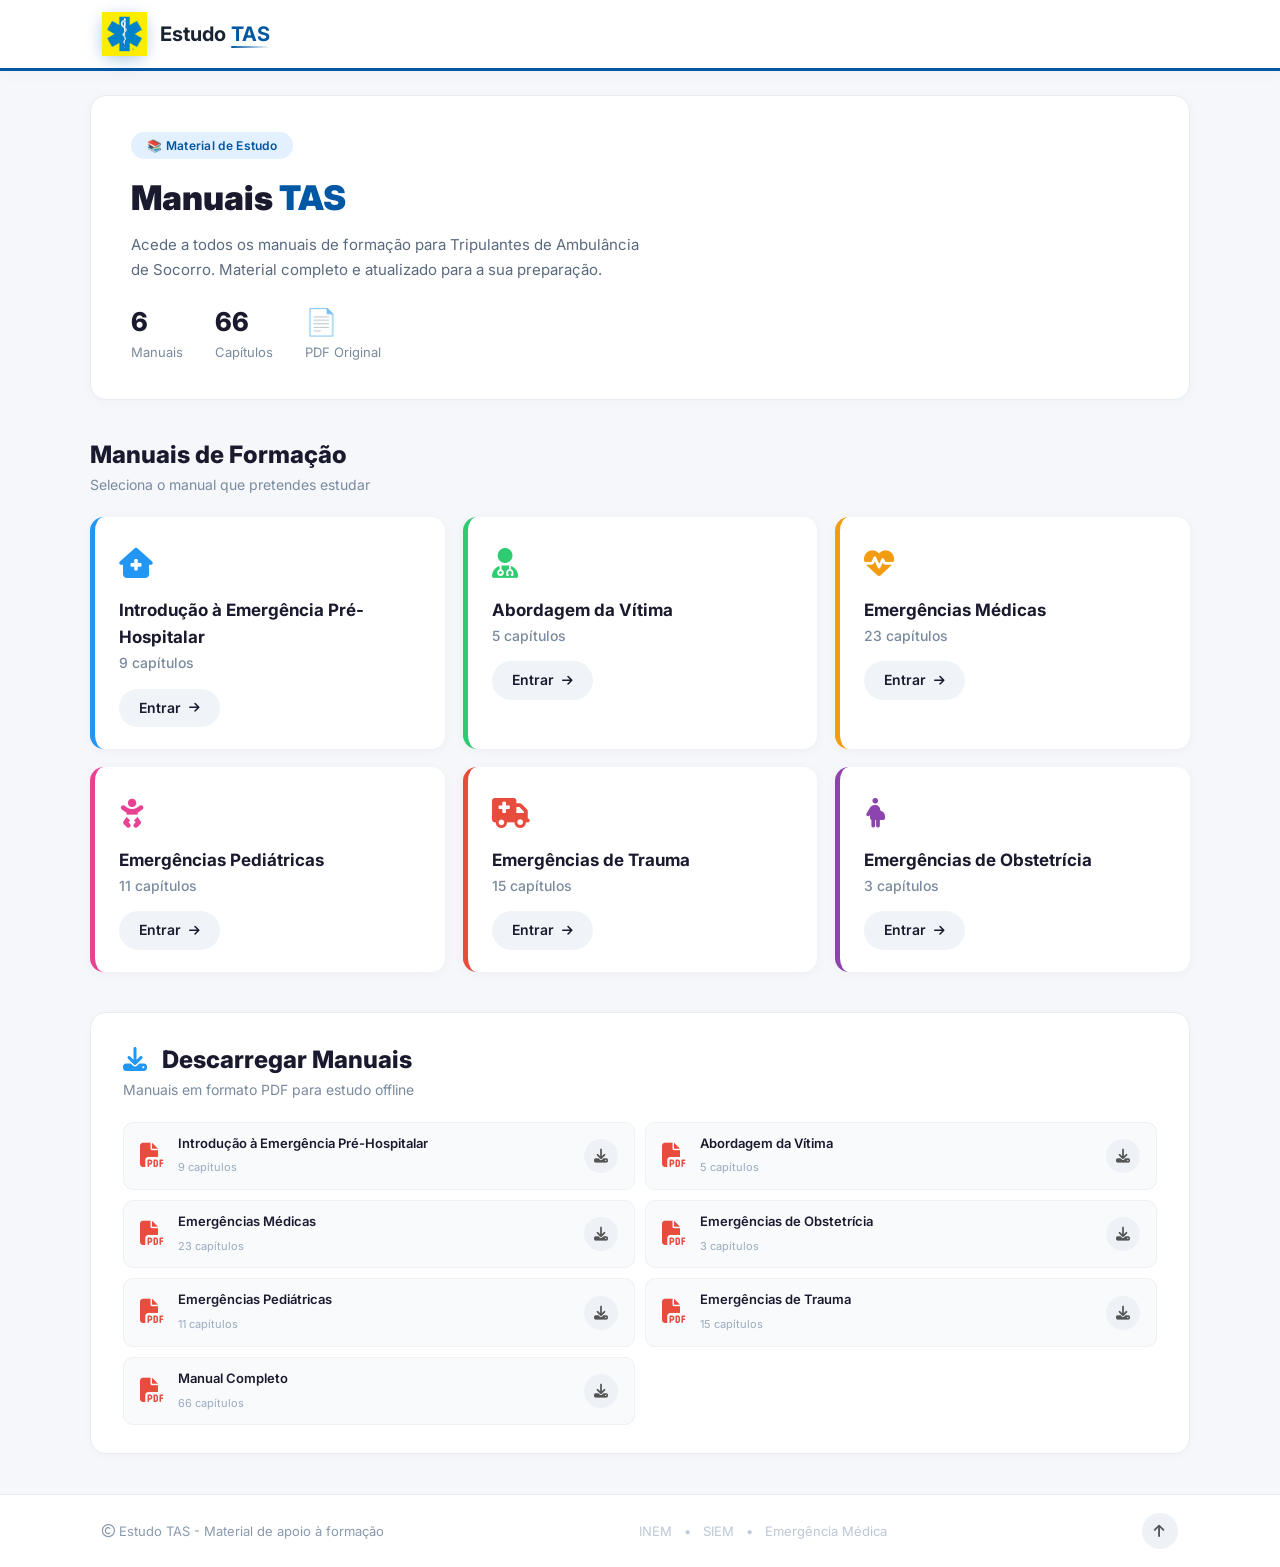
<file: index.html>
<!-- index.html - Atualizado -->
<!DOCTYPE html>
<html lang="pt">

<head>
    <meta charset="UTF-8">
    <meta name="viewport" content="width=device-width, initial-scale=1.0">
    <title>Estudo TAS</title>

    <!-- ===== FAVICON ===== -->
    <link rel="icon" type="image/png" href="assets/favicon.png">
    <link rel="shortcut icon" href="assets/favicon.ico">

    <link rel="stylesheet" href="css/mainstyle.css">

    <link rel="preconnect" href="https://fonts.googleapis.com">
    <link href="https://fonts.googleapis.com/css2?family=Inter:wght@300;400;500;600;700;800;900&display=swap" rel="stylesheet">

    <link rel="stylesheet" href="https://cdnjs.cloudflare.com/ajax/libs/font-awesome/6.7.2/css/all.min.css">
</head>

<body>

<header>
    <div class="logo">
        <div class="logo-icon pulse-icon">
            <img src="assets/logo.png" alt="Logo" onerror="this.style.display='none'">
        </div>
        <h2>Estudo <span>TAS</span></h2>
    </div>
</header>

<main>
    <!-- ===== HERO SECTION ===== -->
    <section class="hero-section">
        <div class="hero-content">
            <div class="hero-badge">📚 Material de Estudo</div>
            <h1>Manuais <span>TAS</span></h1>
            <p>Acede a todos os manuais de formação para Tripulantes de Ambulância de Socorro. Material completo e atualizado para a sua preparação.</p>
            <div class="hero-stats">
                <div class="stat-item">
                    <span class="stat-number">6</span>
                    <span class="stat-label">Manuais</span>
                </div>
                <div class="stat-item">
                    <span class="stat-number">66</span>
                    <span class="stat-label">Capítulos</span>
                </div>
                <div class="stat-item">
                    <span class="stat-number">📄</span>
                    <span class="stat-label">PDF Original</span>
                </div>
            </div>
        </div>
    </section>

    <!-- ===== MANUAIS ===== -->
    <section class="manuals-section">
        <div class="section-header">
            <h2>Manuais de Formação</h2>
            <p>Seleciona o manual que pretendes estudar</p>
        </div>

        <div class="cards">
            <div class="card blue">
                <div class="card-icon">
                    <i class="fa-solid fa-house-medical"></i>
                </div>
                <div class="card-content">
                    <h3>Introdução à Emergência Pré-Hospitalar</h3>
                    <p>9 capítulos</p>
                </div>
                <div class="card-actions">
                    <a href="IEM.html" class="btn-study">Entrar <i class="fa-solid fa-arrow-right"></i></a>
                </div>
            </div>

            <div class="card green">
                <div class="card-icon">
                    <i class="fa-solid fa-user-doctor"></i>
                </div>
                <div class="card-content">
                    <h3>Abordagem da Vítima</h3>
                    <p>5 capítulos</p>
                </div>
                <div class="card-actions">
                    <a href="AV.html" class="btn-study">Entrar <i class="fa-solid fa-arrow-right"></i></a>
                </div>
            </div>

            <div class="card orange">
                <div class="card-icon">
                    <i class="fa-solid fa-heart-pulse"></i>
                </div>
                <div class="card-content">
                    <h3>Emergências Médicas</h3>
                    <p>23 capítulos</p>
                </div>
                <div class="card-actions">
                    <a href="EM.html" class="btn-study">Entrar <i class="fa-solid fa-arrow-right"></i></a>
                </div>
            </div>

            <div class="card pink">
                <div class="card-icon">
                    <i class="fa-solid fa-baby"></i>
                </div>
                <div class="card-content">
                    <h3>Emergências Pediátricas</h3>
                    <p>11 capítulos</p>
                </div>
                <div class="card-actions">
                    <a href="EP.html" class="btn-study">Entrar <i class="fa-solid fa-arrow-right"></i></a>
                </div>
            </div>

            <div class="card red">
                <div class="card-icon">
                    <i class="fa-solid fa-truck-medical"></i>
                </div>
                <div class="card-content">
                    <h3>Emergências de Trauma</h3>
                    <p>15 capítulos</p>
                </div>
                <div class="card-actions">
                    <a href="ET.html" class="btn-study">Entrar <i class="fa-solid fa-arrow-right"></i></a>
                </div>
            </div>

            <div class="card purple">
                <div class="card-icon">
                    <i class="fa-solid fa-person-pregnant"></i>
                </div>
                <div class="card-content">
                    <h3>Emergências de Obstetrícia</h3>
                    <p>3 capítulos</p>
                </div>
                <div class="card-actions">
                    <a href="EO.html" class="btn-study">Entrar <i class="fa-solid fa-arrow-right"></i></a>
                </div>
            </div>
        </div>
    </section>

    <!-- ===== RECURSOS SECTION ===== -->
    <section class="resources-section" id="recursos">
        <div class="section-header">
            <h2><i class="fa-solid fa-download"></i> Descarregar Manuais</h2>
            <p>Manuais em formato PDF para estudo offline</p>
        </div>

        <div class="resources-grid">
            <div class="resource-card">
                <div class="resource-icon">
                    <i class="fa-solid fa-file-pdf"></i>
                </div>
                <div class="resource-info">
                    <h4>Introdução à Emergência Pré-Hospitalar</h4>
                    <span class="resource-size">9 capítulos</span>
                </div>
                <a href="pdfs/01_Introducao_a_Emergencia_Pre_Hospitalar.pdf" class="resource-download" download>
                    <i class="fa-solid fa-download"></i>
                </a>
            </div>

            <div class="resource-card">
                <div class="resource-icon">
                    <i class="fa-solid fa-file-pdf"></i>
                </div>
                <div class="resource-info">
                    <h4>Abordagem da Vítima</h4>
                    <span class="resource-size">5 capítulos</span>
                </div>
                <a href="pdfs/02_Abordagem_da_Vitima.pdf" class="resource-download" download>
                    <i class="fa-solid fa-download"></i>
                </a>
            </div>

            <div class="resource-card">
                <div class="resource-icon">
                    <i class="fa-solid fa-file-pdf"></i>
                </div>
                <div class="resource-info">
                    <h4>Emergências Médicas</h4>
                    <span class="resource-size">23 capítulos</span>
                </div>
                <a href="pdfs/03_Emergencias_Medicas.pdf" class="resource-download" download>
                    <i class="fa-solid fa-download"></i>
                </a>
            </div>

            <div class="resource-card">
                <div class="resource-icon">
                    <i class="fa-solid fa-file-pdf"></i>
                </div>
                <div class="resource-info">
                    <h4>Emergências de Obstetrícia</h4>
                    <span class="resource-size">3 capítulos</span>
                </div>
                <a href="pdfs/04_Emergencias_de_Obstetricia.pdf" class="resource-download" download>
                    <i class="fa-solid fa-download"></i>
                </a>
            </div>

            <div class="resource-card">
                <div class="resource-icon">
                    <i class="fa-solid fa-file-pdf"></i>
                </div>
                <div class="resource-info">
                    <h4>Emergências Pediátricas</h4>
                    <span class="resource-size">11 capítulos</span>
                </div>
                <a href="pdfs/05_Emergencias_Pediatricas.pdf" class="resource-download" download>
                    <i class="fa-solid fa-download"></i>
                </a>
            </div>

            <div class="resource-card">
                <div class="resource-icon">
                    <i class="fa-solid fa-file-pdf"></i>
                </div>
                <div class="resource-info">
                    <h4>Emergências de Trauma</h4>
                    <span class="resource-size">15 capítulos</span>
                </div>
                <a href="pdfs/06_Emergencias_de_Trauma.pdf" class="resource-download" download>
                    <i class="fa-solid fa-download"></i>
                </a>
            </div>
            <div class="resource-card">
                <div class="resource-icon">
                    <i class="fa-solid fa-file-pdf"></i>
                </div>
                <div class="resource-info">
                    <h4>Manual Completo</h4>
                    <span class="resource-size">66 capítulos</span>
                </div>
                <a href="pdfs/MANUAL_TAS_V1_MAR24 (1).pdf" class="resource-download" download>
                    <i class="fa-solid fa-download"></i>
                </a>
            </div>
        </div>
    </section>

</main>

<footer class="page-footer">
    <div class="footer-content">
        <p><i class="fa-regular fa-copyright"></i> Estudo TAS - Material de apoio à formação</p>
        <div class="footer-links">
            <span>INEM</span>
            <span>•</span>
            <span>SIEM</span>
            <span>•</span>
            <span>Emergência Médica</span>
        </div>
        <button class="footer-top" id="backToTop" aria-label="Voltar ao topo">
            <i class="fa-solid fa-arrow-up"></i>
        </button>
    </div>
</footer>

<!-- ===== SCRIPTS ===== -->
<script src="js/index.js"></script>

</body>
</html>
</file>
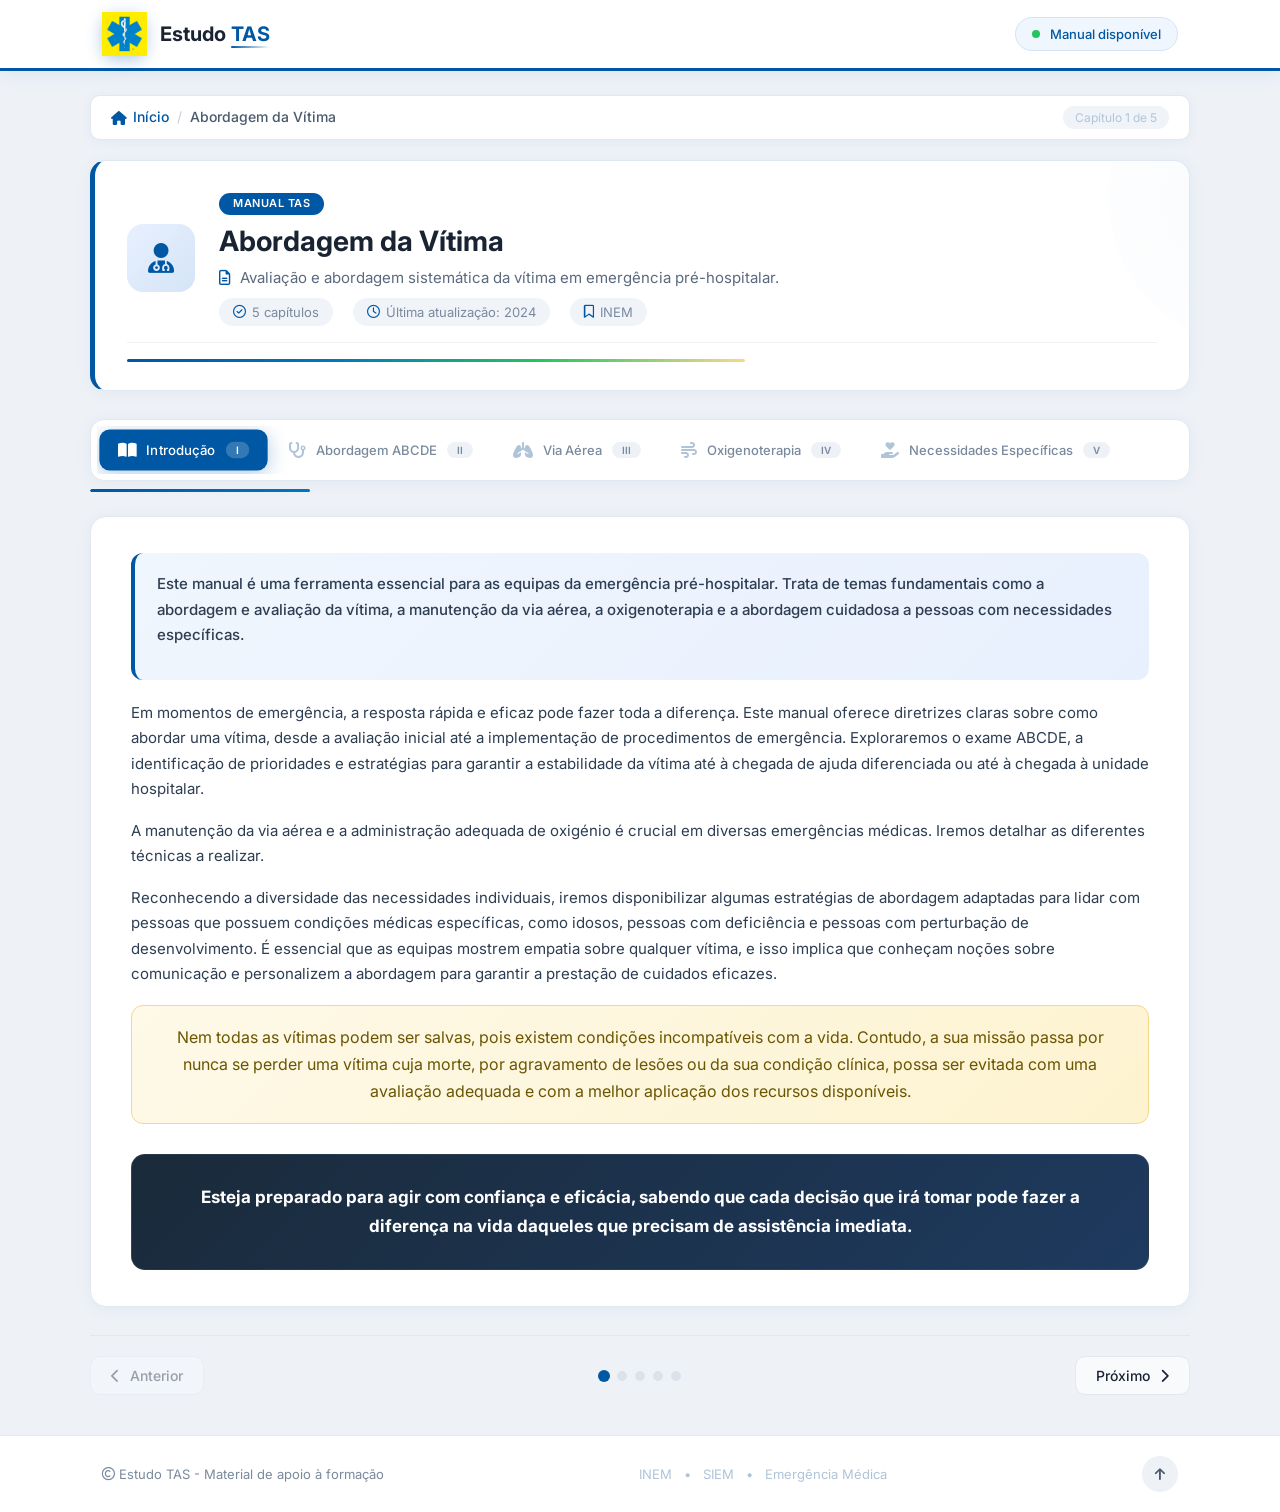
<file: AV.html>
<!-- abordagem_vitima.html - Versão melhorada -->
<!DOCTYPE html>
<html lang="pt">
<head>
    <meta charset="UTF-8">
    <meta name="viewport" content="width=device-width, initial-scale=1.0">
    <title>Abordagem da Vítima - Estudo TAS</title>
    <link rel="stylesheet" href="css/style.css">
    <link rel="preconnect" href="https://fonts.googleapis.com">
    <link href="https://fonts.googleapis.com/css2?family=Inter:wght@300;400;500;600;700;800;900&display=swap" rel="stylesheet">
    <link rel="stylesheet" href="https://cdnjs.cloudflare.com/ajax/libs/font-awesome/6.7.2/css/all.min.css">
</head>
<body>

<header>
    <div class="logo">
        <div class="logo-icon pulse-icon">
            <img src="assets/logo.png" alt="Logo">
        </div>
        <h2>Estudo <span>TAS</span></h2>
    </div>
    <div class="header-status">
        <span class="status-dot"></span>
        <span class="status-text">Manual disponível</span>
    </div>
</header>

<main>
    <!-- ===== BREADCRUMB ===== -->
    <nav class="breadcrumb" aria-label="Breadcrumb">
        <a href="index.html"><i class="fa-solid fa-house"></i> Início</a>
        <span class="separator">/</span>
        <span class="current">Abordagem da Vítima</span>
        <span class="breadcrumb-progress">Capítulo 1 de 5</span>
    </nav>

    <!-- ===== HEADER DO MANUAL ===== -->
    <div class="manual-header">
        <div class="header-content">
            <div class="header-icon float-icon">
                <i class="fa-solid fa-user-doctor"></i>
            </div>
            <div>
                <div class="header-badge">Manual TAS</div>
                <h1>Abordagem da Vítima</h1>
                <p class="manual-subtitle"><i class="fa-regular fa-file-lines"></i> Avaliação e abordagem sistemática da vítima em emergência pré-hospitalar.</p>
                <div class="header-meta">
                    <span><i class="fa-regular fa-circle-check"></i> 5 capítulos</span>
                    <span><i class="fa-regular fa-clock"></i> Última atualização: 2024</span>
                    <span><i class="fa-regular fa-bookmark"></i> INEM</span>
                </div>
            </div>
        </div>
        <div class="header-decoration">
            <div class="decoration-bar"></div>
        </div>
    </div>

    <!-- ===== TABS (CAPÍTULOS) ===== -->
    <div class="tabs-wrapper" id="tabsWrapper">
        <div class="tabs-header">
            <div class="tabs-scroll-indicators left"></div>
            <div class="tabs-scroll-indicators right"></div>
            <div class="tabs-container" id="tabsContainer">
                <button class="tab-btn active" data-chapter="1">
                    <span class="tab-icon"><i class="fa-solid fa-book-open"></i></span>
                    <span class="tab-label">Introdução</span>
                    <span class="tab-badge">I</span>
                </button>
                <button class="tab-btn" data-chapter="2">
                    <span class="tab-icon"><i class="fa-solid fa-stethoscope"></i></span>
                    <span class="tab-label">Abordagem ABCDE</span>
                    <span class="tab-badge">II</span>
                </button>
                <button class="tab-btn" data-chapter="3">
                    <span class="tab-icon"><i class="fa-solid fa-lungs"></i></span>
                    <span class="tab-label">Via Aérea</span>
                    <span class="tab-badge">III</span>
                </button>
                <button class="tab-btn" data-chapter="4">
                    <span class="tab-icon"><i class="fa-solid fa-wind"></i></span>
                    <span class="tab-label">Oxigenoterapia</span>
                    <span class="tab-badge">IV</span>
                </button>
                <button class="tab-btn" data-chapter="5">
                    <span class="tab-icon"><i class="fa-solid fa-hand-holding-heart"></i></span>
                    <span class="tab-label">Necessidades Específicas</span>
                    <span class="tab-badge">V</span>
                </button>
            </div>
        </div>
        <div class="tabs-progress">
            <div class="tabs-progress-bar" id="tabsProgress" style="width: 20%"></div>
        </div>
    </div>

    <!-- ===== CONTEÚDO DO CAPÍTULO ===== -->
    <div class="chapter-content-wrapper">
        <div class="chapter-content" id="chapterContent">
            <!-- Injetado pelo JavaScript -->
        </div>
    </div>

    <!-- ===== NAVEGAÇÃO ENTRE CAPÍTULOS ===== -->
    <div class="chapter-navigation">
        <button class="nav-btn nav-prev" id="prevChapter" disabled>
            <i class="fa-solid fa-chevron-left"></i>
            <span>Anterior</span>
        </button>
        <div class="nav-indicator">
            <span class="nav-dot active"></span>
            <span class="nav-dot"></span>
            <span class="nav-dot"></span>
            <span class="nav-dot"></span>
            <span class="nav-dot"></span>
        </div>
        <button class="nav-btn nav-next" id="nextChapter">
            <span>Próximo</span>
            <i class="fa-solid fa-chevron-right"></i>
        </button>
    </div>

</main>

<footer class="page-footer">
    <div class="footer-content">
        <p><i class="fa-regular fa-copyright"></i> Estudo TAS - Material de apoio à formação</p>
        <div class="footer-links">
            <span>INEM</span>
            <span>•</span>
            <span>SIEM</span>
            <span>•</span>
            <span>Emergência Médica</span>
        </div>
        <button class="footer-top" id="backToTop" aria-label="Voltar ao topo">
            <i class="fa-solid fa-arrow-up"></i>
        </button>
    </div>
</footer>

<script src="js/AV.js"></script>
</body>
</html>
</file>
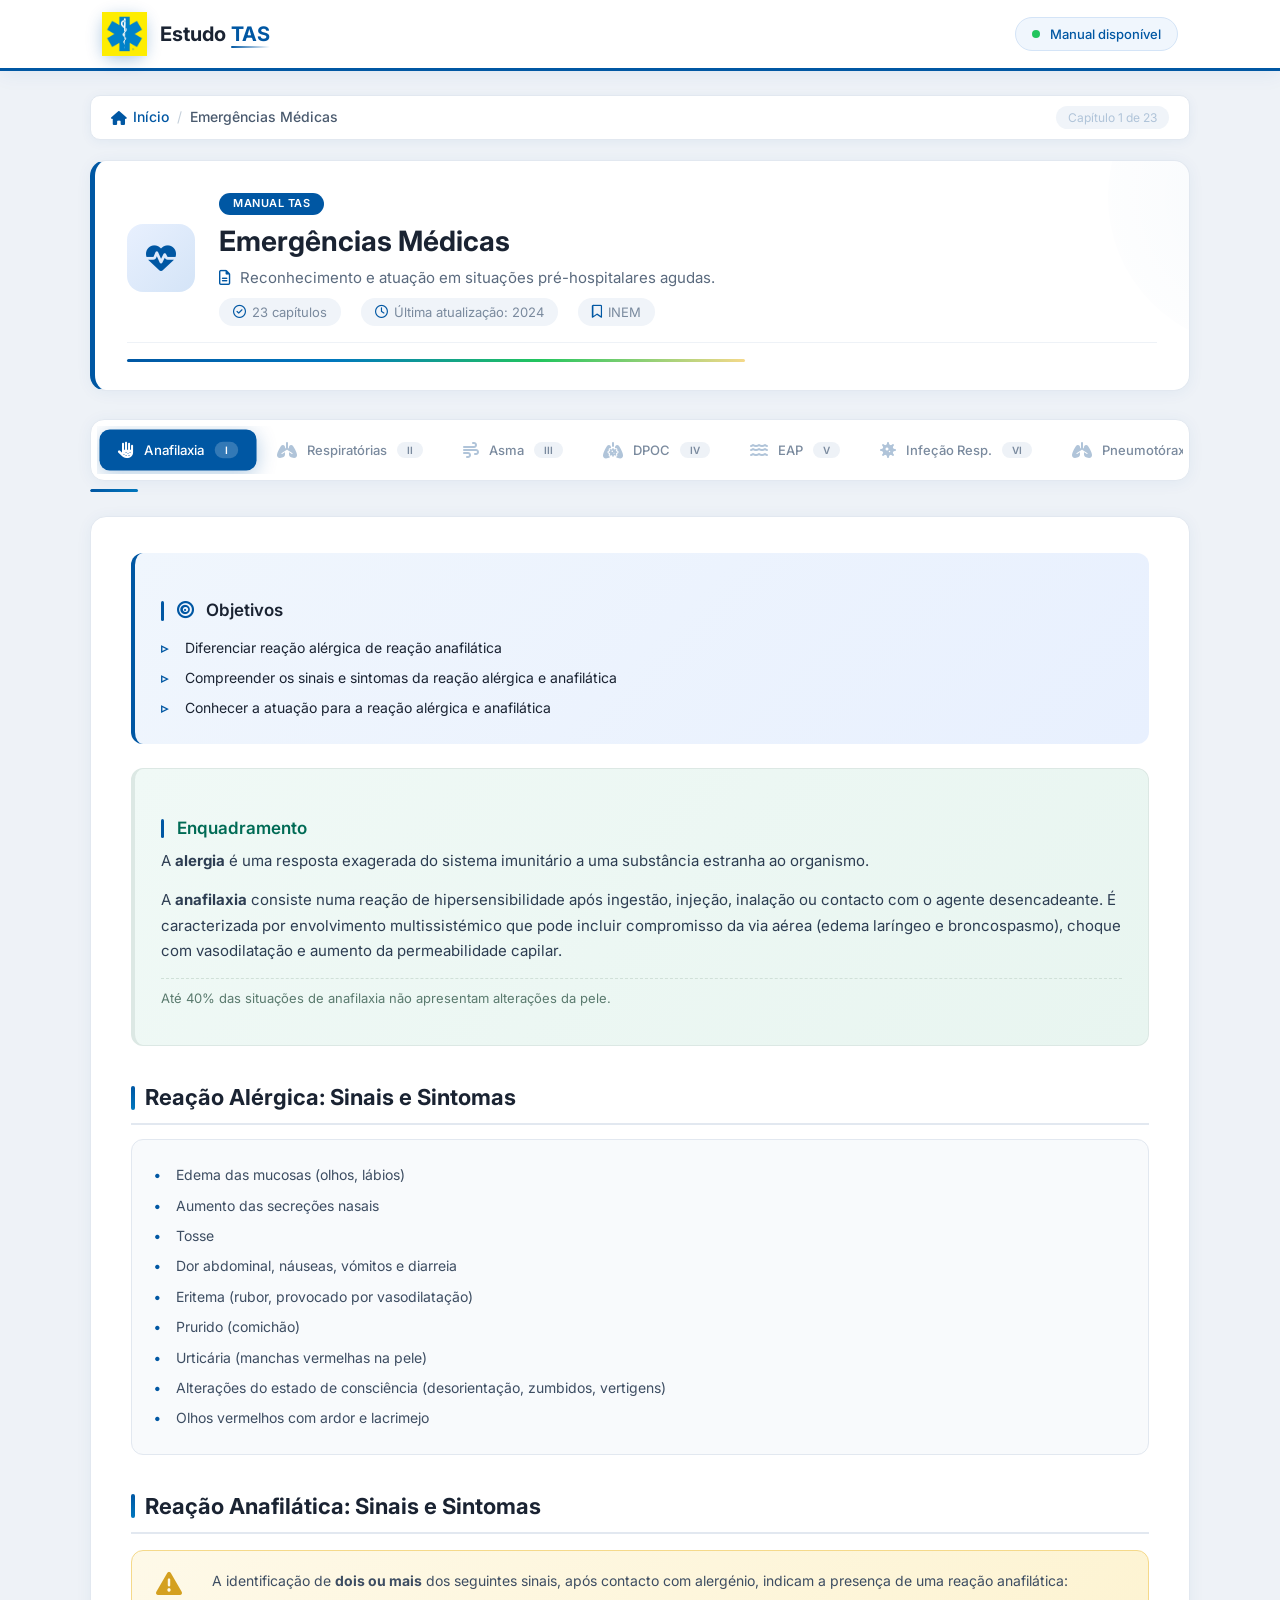
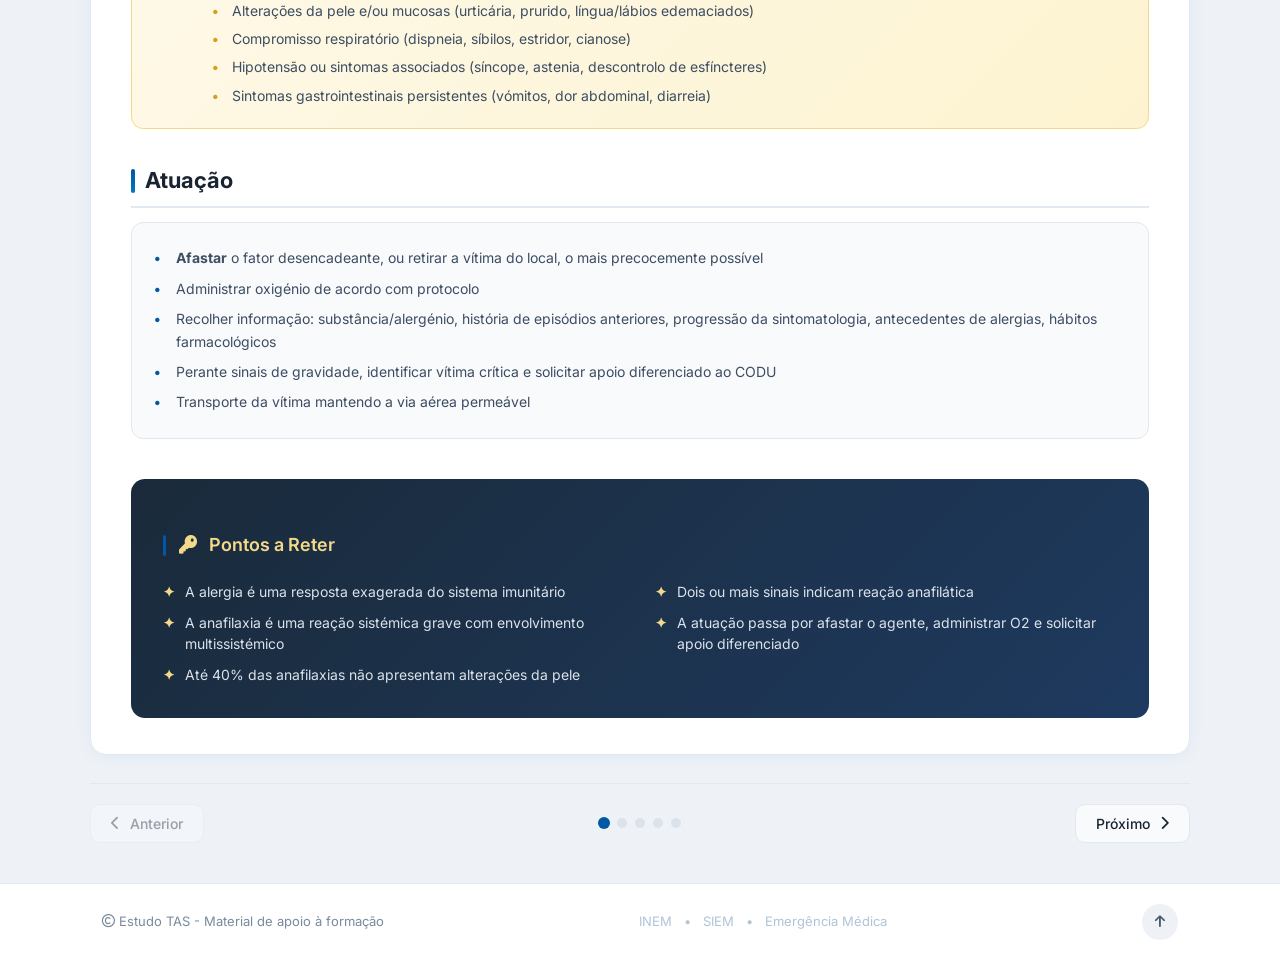
<file: EM.html>
<!-- emergencias_medicas.html - Versão melhorada -->
<!DOCTYPE html>
<html lang="pt">
<head>
    <meta charset="UTF-8">
    <meta name="viewport" content="width=device-width, initial-scale=1.0">
    <title>Emergências Médicas - Estudo TAS</title>
    <link rel="stylesheet" href="css/style.css">
    <link rel="preconnect" href="https://fonts.googleapis.com">
    <link href="https://fonts.googleapis.com/css2?family=Inter:wght@300;400;500;600;700;800;900&display=swap" rel="stylesheet">
    <link rel="stylesheet" href="https://cdnjs.cloudflare.com/ajax/libs/font-awesome/6.7.2/css/all.min.css">
</head>
<body>

<header>
    <div class="logo">
        <div class="logo-icon pulse-icon">
            <img src="assets/logo.png" alt="Logo">
        </div>
        <h2>Estudo <span>TAS</span></h2>
    </div>
    <div class="header-status">
        <span class="status-dot"></span>
        <span class="status-text">Manual disponível</span>
    </div>
</header>

<main>
    <!-- ===== BREADCRUMB ===== -->
    <nav class="breadcrumb" aria-label="Breadcrumb">
        <a href="index.html"><i class="fa-solid fa-house"></i> Início</a>
        <span class="separator">/</span>
        <span class="current">Emergências Médicas</span>
        <span class="breadcrumb-progress">Capítulo 1 de 23</span>
    </nav>

    <!-- ===== HEADER DO MANUAL ===== -->
    <div class="manual-header">
        <div class="header-content">
            <div class="header-icon float-icon">
                <i class="fa-solid fa-heart-pulse"></i>
            </div>
            <div>
                <div class="header-badge">Manual TAS</div>
                <h1>Emergências Médicas</h1>
                <p class="manual-subtitle"><i class="fa-regular fa-file-lines"></i> Reconhecimento e atuação em situações pré-hospitalares agudas.</p>
                <div class="header-meta">
                    <span><i class="fa-regular fa-circle-check"></i> 23 capítulos</span>
                    <span><i class="fa-regular fa-clock"></i> Última atualização: 2024</span>
                    <span><i class="fa-regular fa-bookmark"></i> INEM</span>
                </div>
            </div>
        </div>
        <div class="header-decoration">
            <div class="decoration-bar"></div>
        </div>
    </div>

    <!-- ===== TABS (CAPÍTULOS) ===== -->
    <div class="tabs-wrapper" id="tabsWrapper">
        <div class="tabs-header">
            <div class="tabs-scroll-indicators left"></div>
            <div class="tabs-scroll-indicators right"></div>
            <div class="tabs-container" id="tabsContainer">
                <button class="tab-btn active" data-chapter="1">
                    <span class="tab-icon"><i class="fa-solid fa-allergies"></i></span>
                    <span class="tab-label">Anafilaxia</span>
                    <span class="tab-badge">I</span>
                </button>
                <button class="tab-btn" data-chapter="2">
                    <span class="tab-icon"><i class="fa-solid fa-lungs"></i></span>
                    <span class="tab-label">Respiratórias</span>
                    <span class="tab-badge">II</span>
                </button>
                <button class="tab-btn" data-chapter="3">
                    <span class="tab-icon"><i class="fa-solid fa-wind"></i></span>
                    <span class="tab-label">Asma</span>
                    <span class="tab-badge">III</span>
                </button>
                <button class="tab-btn" data-chapter="4">
                    <span class="tab-icon"><i class="fa-solid fa-lungs-virus"></i></span>
                    <span class="tab-label">DPOC</span>
                    <span class="tab-badge">IV</span>
                </button>
                <button class="tab-btn" data-chapter="5">
                    <span class="tab-icon"><i class="fa-solid fa-water"></i></span>
                    <span class="tab-label">EAP</span>
                    <span class="tab-badge">V</span>
                </button>
                <button class="tab-btn" data-chapter="6">
                    <span class="tab-icon"><i class="fa-solid fa-virus"></i></span>
                    <span class="tab-label">Infeção Resp.</span>
                    <span class="tab-badge">VI</span>
                </button>
                <button class="tab-btn" data-chapter="7">
                    <span class="tab-icon"><i class="fa-solid fa-lungs"></i></span>
                    <span class="tab-label">Pneumotórax</span>
                    <span class="tab-badge">VII</span>
                </button>
                <button class="tab-btn" data-chapter="8">
                    <span class="tab-icon"><i class="fa-solid fa-heart"></i></span>
                    <span class="tab-label">Cardiovasculares</span>
                    <span class="tab-badge">VIII</span>
                </button>
                <button class="tab-btn" data-chapter="9">
                    <span class="tab-icon"><i class="fa-solid fa-heart-circle-bolt"></i></span>
                    <span class="tab-label">Dor Torácica</span>
                    <span class="tab-badge">IX</span>
                </button>
                <button class="tab-btn" data-chapter="10">
                    <span class="tab-icon"><i class="fa-solid fa-heart-crack"></i></span>
                    <span class="tab-label">Dissecção Aorta</span>
                    <span class="tab-badge">X</span>
                </button>
                <button class="tab-btn" data-chapter="11">
                    <span class="tab-icon"><i class="fa-solid fa-stomach"></i></span>
                    <span class="tab-label">Dist. GI</span>
                    <span class="tab-badge">XI</span>
                </button>
                <button class="tab-btn" data-chapter="12">
                    <span class="tab-icon"><i class="fa-solid fa-droplet"></i></span>
                    <span class="tab-label">Hemorragia Digestiva</span>
                    <span class="tab-badge">XII</span>
                </button>
                <button class="tab-btn" data-chapter="13">
                    <span class="tab-icon"><i class="fa-solid fa-person-pregnant"></i></span>
                    <span class="tab-label">Dor Abdominal</span>
                    <span class="tab-badge">XIII</span>
                </button>
                <button class="tab-btn" data-chapter="14">
                    <span class="tab-icon"><i class="fa-solid fa-brain"></i></span>
                    <span class="tab-label">Neurológicas</span>
                    <span class="tab-badge">XIV</span>
                </button>
                <button class="tab-btn" data-chapter="15">
                    <span class="tab-icon"><i class="fa-solid fa-head-side-virus"></i></span>
                    <span class="tab-label">Síncope</span>
                    <span class="tab-badge">XV</span>
                </button>
                <button class="tab-btn" data-chapter="16">
                    <span class="tab-icon"><i class="fa-solid fa-wave-square"></i></span>
                    <span class="tab-label">Convulsão</span>
                    <span class="tab-badge">XVI</span>
                </button>
                <button class="tab-btn" data-chapter="17">
                    <span class="tab-icon"><i class="fa-solid fa-brain"></i></span>
                    <span class="tab-label">AVC</span>
                    <span class="tab-badge">XVII</span>
                </button>
                <button class="tab-btn" data-chapter="18">
                    <span class="tab-icon"><i class="fa-solid fa-droplet"></i></span>
                    <span class="tab-label">Diabetes</span>
                    <span class="tab-badge">XVIII</span>
                </button>
                <button class="tab-btn" data-chapter="19">
                    <span class="tab-icon"><i class="fa-solid fa-skull-crossbones"></i></span>
                    <span class="tab-label">Intoxicações</span>
                    <span class="tab-badge">XIX</span>
                </button>
                <button class="tab-btn" data-chapter="20">
                    <span class="tab-icon"><i class="fa-solid fa-biohazard"></i></span>
                    <span class="tab-label">Sépsis</span>
                    <span class="tab-badge">XX</span>
                </button>
                <button class="tab-btn" data-chapter="21">
                    <span class="tab-icon"><i class="fa-solid fa-heart-pulse"></i></span>
                    <span class="tab-label">Choque</span>
                    <span class="tab-badge">XXI</span>
                </button>
                <button class="tab-btn" data-chapter="22">
                    <span class="tab-icon"><i class="fa-solid fa-hand-holding-heart"></i></span>
                    <span class="tab-label">Apoio SAV</span>
                    <span class="tab-badge">XXII</span>
                </button>
                <button class="tab-btn" data-chapter="23">
                    <span class="tab-icon"><i class="fa-solid fa-heartbeat"></i></span>
                    <span class="tab-label">Reanimação</span>
                    <span class="tab-badge">XXIII</span>
                </button>
            </div>
        </div>
        <div class="tabs-progress">
            <div class="tabs-progress-bar" id="tabsProgress" style="width: 4.35%"></div>
        </div>
    </div>

    <!-- ===== CONTEÚDO DO CAPÍTULO ===== -->
    <div class="chapter-content-wrapper">
        <div class="chapter-content" id="chapterContent">
            <!-- Injetado pelo JavaScript -->
        </div>
    </div>

    <!-- ===== NAVEGAÇÃO ENTRE CAPÍTULOS ===== -->
    <div class="chapter-navigation">
        <button class="nav-btn nav-prev" id="prevChapter" disabled>
            <i class="fa-solid fa-chevron-left"></i>
            <span>Anterior</span>
        </button>
        <div class="nav-indicator">
            <span class="nav-dot active"></span>
            <span class="nav-dot"></span>
            <span class="nav-dot"></span>
            <span class="nav-dot"></span>
            <span class="nav-dot"></span>
        </div>
        <button class="nav-btn nav-next" id="nextChapter">
            <span>Próximo</span>
            <i class="fa-solid fa-chevron-right"></i>
        </button>
    </div>

</main>

<footer class="page-footer">
    <div class="footer-content">
        <p><i class="fa-regular fa-copyright"></i> Estudo TAS - Material de apoio à formação</p>
        <div class="footer-links">
            <span>INEM</span>
            <span>•</span>
            <span>SIEM</span>
            <span>•</span>
            <span>Emergência Médica</span>
        </div>
        <button class="footer-top" id="backToTop" aria-label="Voltar ao topo">
            <i class="fa-solid fa-arrow-up"></i>
        </button>
    </div>
</footer>

<script src="js/EM.js"></script>
</body>
</html>
</file>
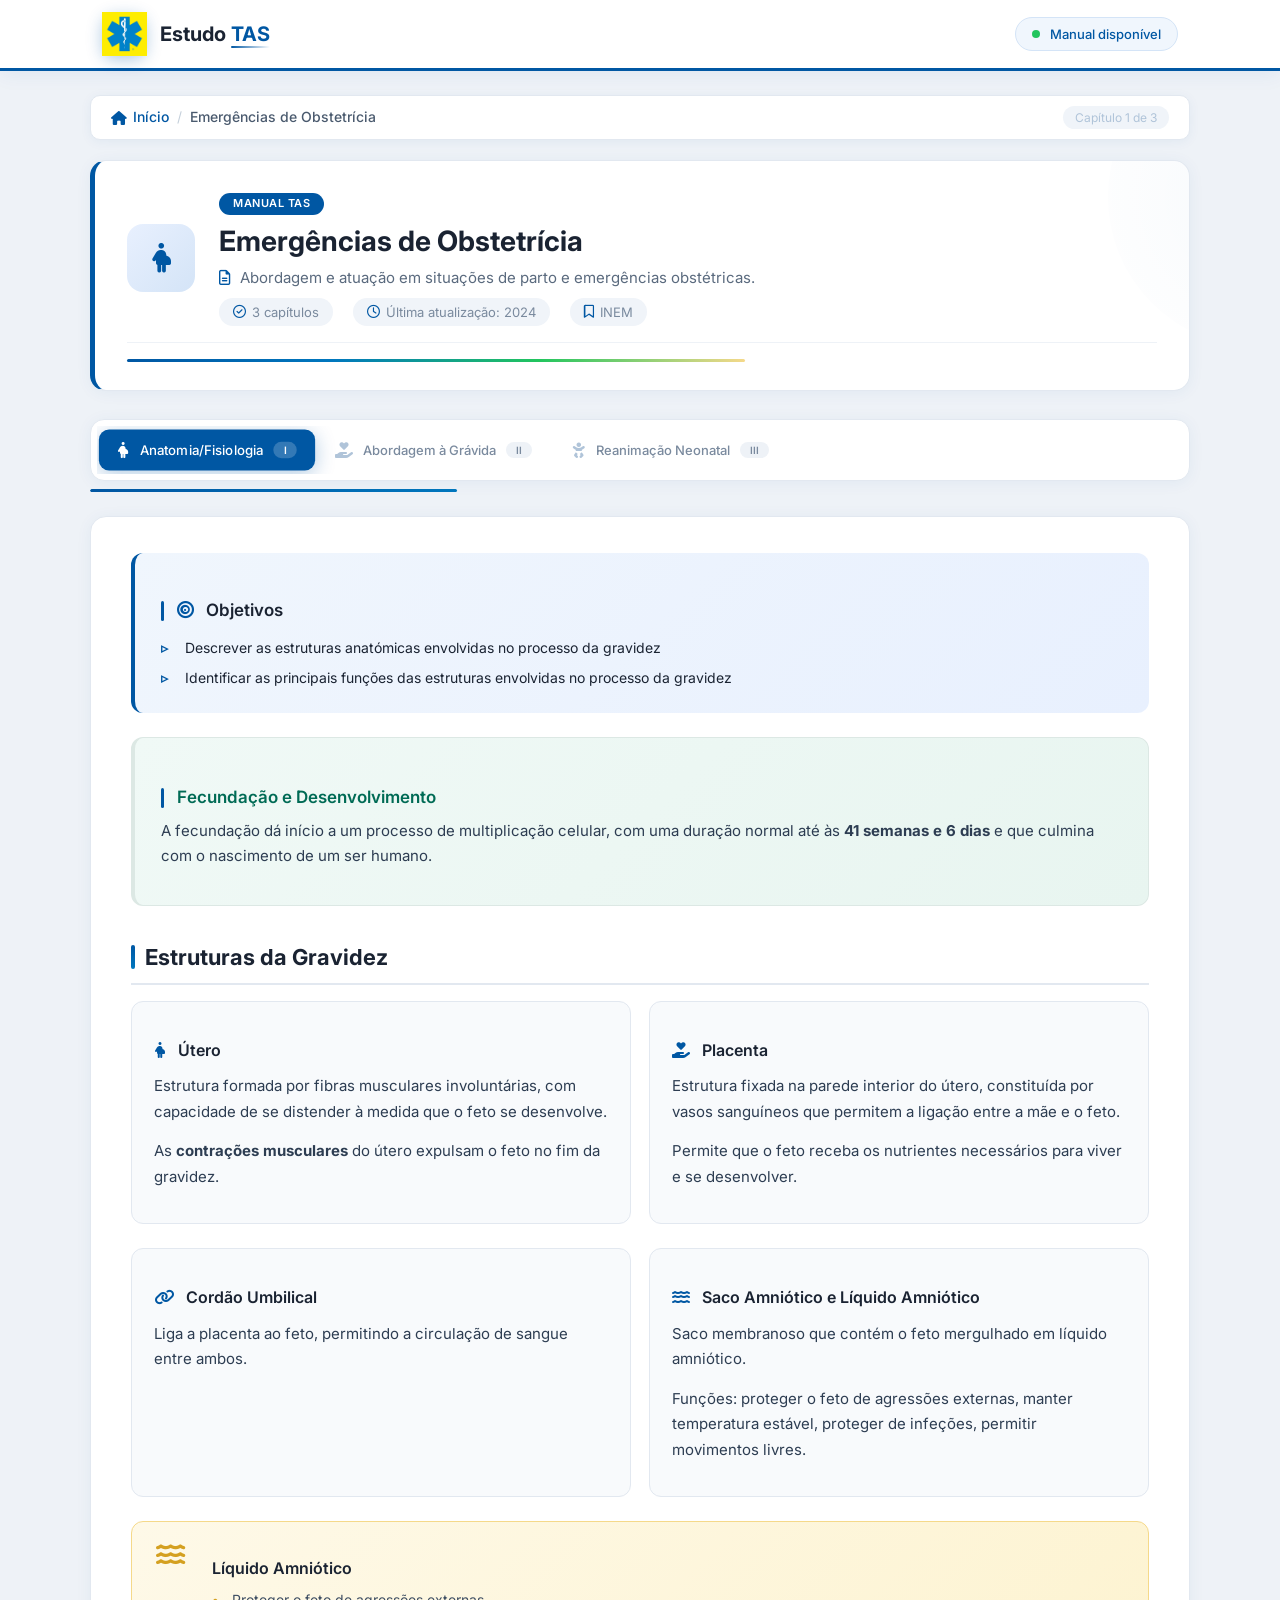
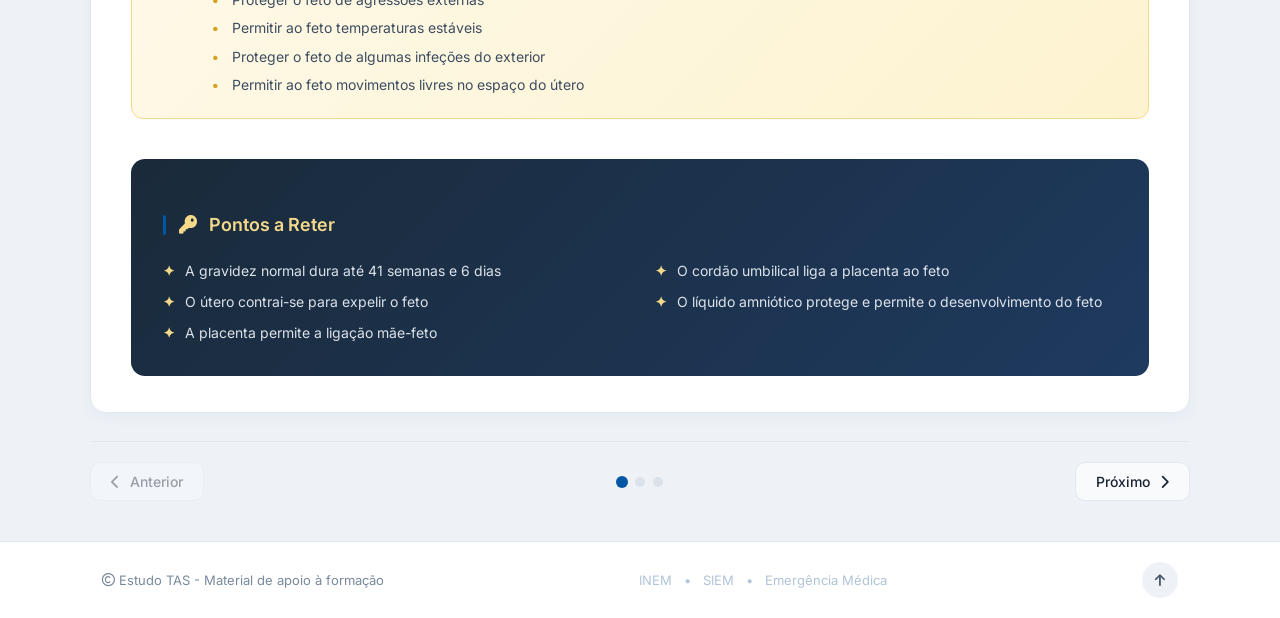
<file: EO.html>
<!-- emergencias_obstetricia.html -->
<!DOCTYPE html>
<html lang="pt">
<head>
    <meta charset="UTF-8">
    <meta name="viewport" content="width=device-width, initial-scale=1.0">
    <title>Emergências de Obstetrícia - Estudo TAS</title>
    <link rel="stylesheet" href="css/style.css">
    <link rel="preconnect" href="https://fonts.googleapis.com">
    <link href="https://fonts.googleapis.com/css2?family=Inter:wght@300;400;500;600;700;800;900&display=swap" rel="stylesheet">
    <link rel="stylesheet" href="https://cdnjs.cloudflare.com/ajax/libs/font-awesome/6.7.2/css/all.min.css">
</head>
<body>

<!-- ===== HEADER ===== -->
<header>
    <div class="logo">
        <div class="logo-icon pulse-icon">
            <img src="assets/logo.png" alt="Logo">
        </div>
        <h2>Estudo <span>TAS</span></h2>
    </div>
    <div class="header-status">
        <span class="status-dot"></span>
        <span class="status-text">Manual disponível</span>
    </div>
</header>

<!-- ===== MAIN ===== -->
<main>

    <!-- ===== BREADCRUMB ===== -->
    <nav class="breadcrumb" aria-label="Breadcrumb">
        <a href="index.html"><i class="fa-solid fa-house"></i> Início</a>
        <span class="separator">/</span>
        <span class="current">Emergências de Obstetrícia</span>
        <span class="breadcrumb-progress">Capítulo I de III</span>
    </nav>

    <!-- ===== HEADER DO MANUAL ===== -->
    <div class="manual-header">
        <div class="header-content">
            <div class="header-icon float-icon">
                <i class="fa-solid fa-person-pregnant"></i>
            </div>
            <div>
                <div class="header-badge">Manual TAS</div>
                <h1>Emergências de Obstetrícia</h1>
                <p class="manual-subtitle"><i class="fa-regular fa-file-lines"></i> Abordagem e atuação em situações de parto e emergências obstétricas.</p>
                <div class="header-meta">
                    <span><i class="fa-regular fa-circle-check"></i> 3 capítulos</span>
                    <span><i class="fa-regular fa-clock"></i> Última atualização: 2024</span>
                    <span><i class="fa-regular fa-bookmark"></i> INEM</span>
                </div>
            </div>
        </div>
        <div class="header-decoration">
            <div class="decoration-bar"></div>
        </div>
    </div>

    <!-- ===== TABS (CAPÍTULOS) ===== -->
    <div class="tabs-wrapper" id="tabsWrapper">
        <div class="tabs-header">
            <div class="tabs-scroll-indicators left"></div>
            <div class="tabs-scroll-indicators right"></div>
            <div class="tabs-container" id="tabsContainer">
                <button class="tab-btn active" data-chapter="1">
                    <span class="tab-icon"><i class="fa-solid fa-person-pregnant"></i></span>
                    <span class="tab-label">Anatomia/Fisiologia</span>
                    <span class="tab-badge">I</span>
                    <span class="tab-tooltip">Estruturas da gravidez</span>
                </button>
                <button class="tab-btn" data-chapter="2">
                    <span class="tab-icon"><i class="fa-solid fa-hand-holding-heart"></i></span>
                    <span class="tab-label">Abordagem à Grávida</span>
                    <span class="tab-badge">II</span>
                    <span class="tab-tooltip">Assistência ao parto</span>
                </button>
                <button class="tab-btn" data-chapter="3">
                    <span class="tab-icon"><i class="fa-solid fa-baby"></i></span>
                    <span class="tab-label">Reanimação Neonatal</span>
                    <span class="tab-badge">III</span>
                    <span class="tab-tooltip">Cuidados ao RN</span>
                </button>
            </div>
        </div>
        <div class="tabs-progress">
            <div class="tabs-progress-bar" id="tabsProgress" style="width: 33.33%"></div>
        </div>
    </div>

    <!-- ===== CONTEÚDO DO CAPÍTULO ===== -->
    <div class="chapter-content-wrapper">
        <div class="chapter-content" id="chapterContent">
            <!-- Injetado pelo JavaScript -->
        </div>
    </div>

    <!-- ===== NAVEGAÇÃO ENTRE CAPÍTULOS ===== -->
    <div class="chapter-navigation">
        <button class="nav-btn nav-prev" id="prevChapter" disabled>
            <i class="fa-solid fa-chevron-left"></i>
            <span>Anterior</span>
        </button>
        <div class="nav-indicator">
            <span class="nav-dot active"></span>
            <span class="nav-dot"></span>
            <span class="nav-dot"></span>
        </div>
        <button class="nav-btn nav-next" id="nextChapter">
            <span>Próximo</span>
            <i class="fa-solid fa-chevron-right"></i>
        </button>
    </div>

</main>

<!-- ===== FOOTER ===== -->
<footer class="page-footer">
    <div class="footer-content">
        <p><i class="fa-regular fa-copyright"></i> Estudo TAS - Material de apoio à formação</p>
        <div class="footer-links">
            <span>INEM</span>
            <span>•</span>
            <span>SIEM</span>
            <span>•</span>
            <span>Emergência Médica</span>
        </div>
        <button class="footer-top" id="backToTop" aria-label="Voltar ao topo">
            <i class="fa-solid fa-arrow-up"></i>
        </button>
    </div>
</footer>

<script src="js/EO.js"></script>
</body>
</html>
</file>
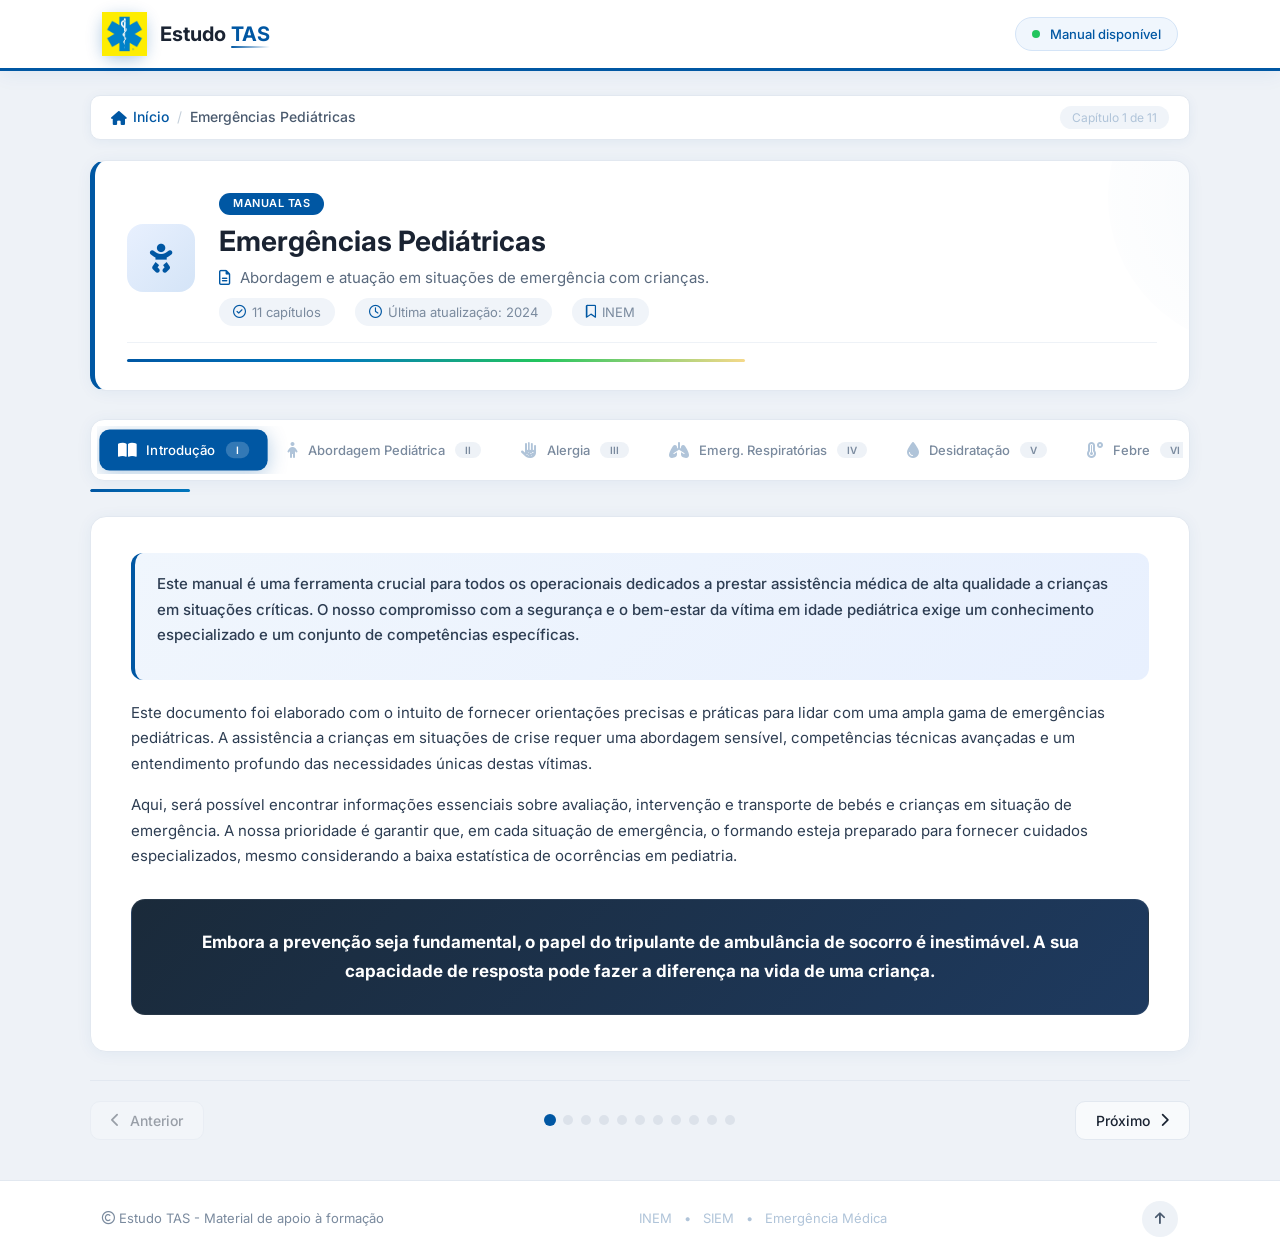
<file: EP.html>
<!-- emergencias_pediatricas.html - Versão melhorada -->
<!DOCTYPE html>
<html lang="pt">
<head>
    <meta charset="UTF-8">
    <meta name="viewport" content="width=device-width, initial-scale=1.0">
    <title>Emergências Pediátricas - Estudo TAS</title>
    <link rel="stylesheet" href="css/style.css">
    <link rel="preconnect" href="https://fonts.googleapis.com">
    <link href="https://fonts.googleapis.com/css2?family=Inter:wght@300;400;500;600;700;800;900&display=swap" rel="stylesheet">
    <link rel="stylesheet" href="https://cdnjs.cloudflare.com/ajax/libs/font-awesome/6.7.2/css/all.min.css">
</head>
<body>

<header>
    <div class="logo">
        <div class="logo-icon pulse-icon">
            <img src="assets/logo.png" alt="Logo">
        </div>
        <h2>Estudo <span>TAS</span></h2>
    </div>
    <div class="header-status">
        <span class="status-dot"></span>
        <span class="status-text">Manual disponível</span>
    </div>
</header>

<main>
    <!-- ===== BREADCRUMB ===== -->
    <nav class="breadcrumb" aria-label="Breadcrumb">
        <a href="index.html"><i class="fa-solid fa-house"></i> Início</a>
        <span class="separator">/</span>
        <span class="current">Emergências Pediátricas</span>
        <span class="breadcrumb-progress">Capítulo 1 de 11</span>
    </nav>

    <!-- ===== HEADER DO MANUAL ===== -->
    <div class="manual-header">
        <div class="header-content">
            <div class="header-icon float-icon">
                <i class="fa-solid fa-baby"></i>
            </div>
            <div>
                <div class="header-badge">Manual TAS</div>
                <h1>Emergências Pediátricas</h1>
                <p class="manual-subtitle"><i class="fa-regular fa-file-lines"></i> Abordagem e atuação em situações de emergência com crianças.</p>
                <div class="header-meta">
                    <span><i class="fa-regular fa-circle-check"></i> 11 capítulos</span>
                    <span><i class="fa-regular fa-clock"></i> Última atualização: 2024</span>
                    <span><i class="fa-regular fa-bookmark"></i> INEM</span>
                </div>
            </div>
        </div>
        <div class="header-decoration">
            <div class="decoration-bar"></div>
        </div>
    </div>

    <!-- ===== TABS (CAPÍTULOS) ===== -->
    <div class="tabs-wrapper" id="tabsWrapper">
        <div class="tabs-header">
            <div class="tabs-scroll-indicators left"></div>
            <div class="tabs-scroll-indicators right"></div>
            <div class="tabs-container" id="tabsContainer">
                <button class="tab-btn active" data-chapter="1">
                    <span class="tab-icon"><i class="fa-solid fa-book-open"></i></span>
                    <span class="tab-label">Introdução</span>
                    <span class="tab-badge">I</span>
                </button>
                <button class="tab-btn" data-chapter="2">
                    <span class="tab-icon"><i class="fa-solid fa-child"></i></span>
                    <span class="tab-label">Abordagem Pediátrica</span>
                    <span class="tab-badge">II</span>
                </button>
                <button class="tab-btn" data-chapter="3">
                    <span class="tab-icon"><i class="fa-solid fa-allergies"></i></span>
                    <span class="tab-label">Alergia</span>
                    <span class="tab-badge">III</span>
                </button>
                <button class="tab-btn" data-chapter="4">
                    <span class="tab-icon"><i class="fa-solid fa-lungs"></i></span>
                    <span class="tab-label">Emerg. Respiratórias</span>
                    <span class="tab-badge">IV</span>
                </button>
                <button class="tab-btn" data-chapter="5">
                    <span class="tab-icon"><i class="fa-solid fa-droplet"></i></span>
                    <span class="tab-label">Desidratação</span>
                    <span class="tab-badge">V</span>
                </button>
                <button class="tab-btn" data-chapter="6">
                    <span class="tab-icon"><i class="fa-solid fa-temperature-high"></i></span>
                    <span class="tab-label">Febre</span>
                    <span class="tab-badge">VI</span>
                </button>
                <button class="tab-btn" data-chapter="7">
                    <span class="tab-icon"><i class="fa-solid fa-wave-square"></i></span>
                    <span class="tab-label">Convulsão</span>
                    <span class="tab-badge">VII</span>
                </button>
                <button class="tab-btn" data-chapter="8">
                    <span class="tab-icon"><i class="fa-solid fa-biohazard"></i></span>
                    <span class="tab-label">Sépsis Meningocócica</span>
                    <span class="tab-badge">VIII</span>
                </button>
                <button class="tab-btn" data-chapter="9">
                    <span class="tab-icon"><i class="fa-solid fa-droplet"></i></span>
                    <span class="tab-label">Hipoglicemia</span>
                    <span class="tab-badge">IX</span>
                </button>
                <button class="tab-btn" data-chapter="10">
                    <span class="tab-icon"><i class="fa-solid fa-skull-crossbones"></i></span>
                    <span class="tab-label">Intoxicação</span>
                    <span class="tab-badge">X</span>
                </button>
                <button class="tab-btn" data-chapter="11">
                    <span class="tab-icon"><i class="fa-solid fa-heartbeat"></i></span>
                    <span class="tab-label">Reanimação</span>
                    <span class="tab-badge">XI</span>
                </button>
            </div>
        </div>
        <div class="tabs-progress">
            <div class="tabs-progress-bar" id="tabsProgress" style="width: 9.09%"></div>
        </div>
    </div>

    <!-- ===== CONTEÚDO DO CAPÍTULO ===== -->
    <div class="chapter-content-wrapper">
        <div class="chapter-content" id="chapterContent">
            <!-- Injetado pelo JavaScript -->
        </div>
    </div>

    <!-- ===== NAVEGAÇÃO ENTRE CAPÍTULOS ===== -->
    <div class="chapter-navigation">
        <button class="nav-btn nav-prev" id="prevChapter" disabled>
            <i class="fa-solid fa-chevron-left"></i>
            <span>Anterior</span>
        </button>
        <div class="nav-indicator">
            <span class="nav-dot active"></span>
            <span class="nav-dot"></span>
            <span class="nav-dot"></span>
            <span class="nav-dot"></span>
            <span class="nav-dot"></span>
            <span class="nav-dot"></span>
            <span class="nav-dot"></span>
            <span class="nav-dot"></span>
            <span class="nav-dot"></span>
            <span class="nav-dot"></span>
            <span class="nav-dot"></span>
        </div>
        <button class="nav-btn nav-next" id="nextChapter">
            <span>Próximo</span>
            <i class="fa-solid fa-chevron-right"></i>
        </button>
    </div>

</main>

<footer class="page-footer">
    <div class="footer-content">
        <p><i class="fa-regular fa-copyright"></i> Estudo TAS - Material de apoio à formação</p>
        <div class="footer-links">
            <span>INEM</span>
            <span>•</span>
            <span>SIEM</span>
            <span>•</span>
            <span>Emergência Médica</span>
        </div>
        <button class="footer-top" id="backToTop" aria-label="Voltar ao topo">
            <i class="fa-solid fa-arrow-up"></i>
        </button>
    </div>
</footer>

<script src="js/EP.js"></script>
</body>
</html>
</file>
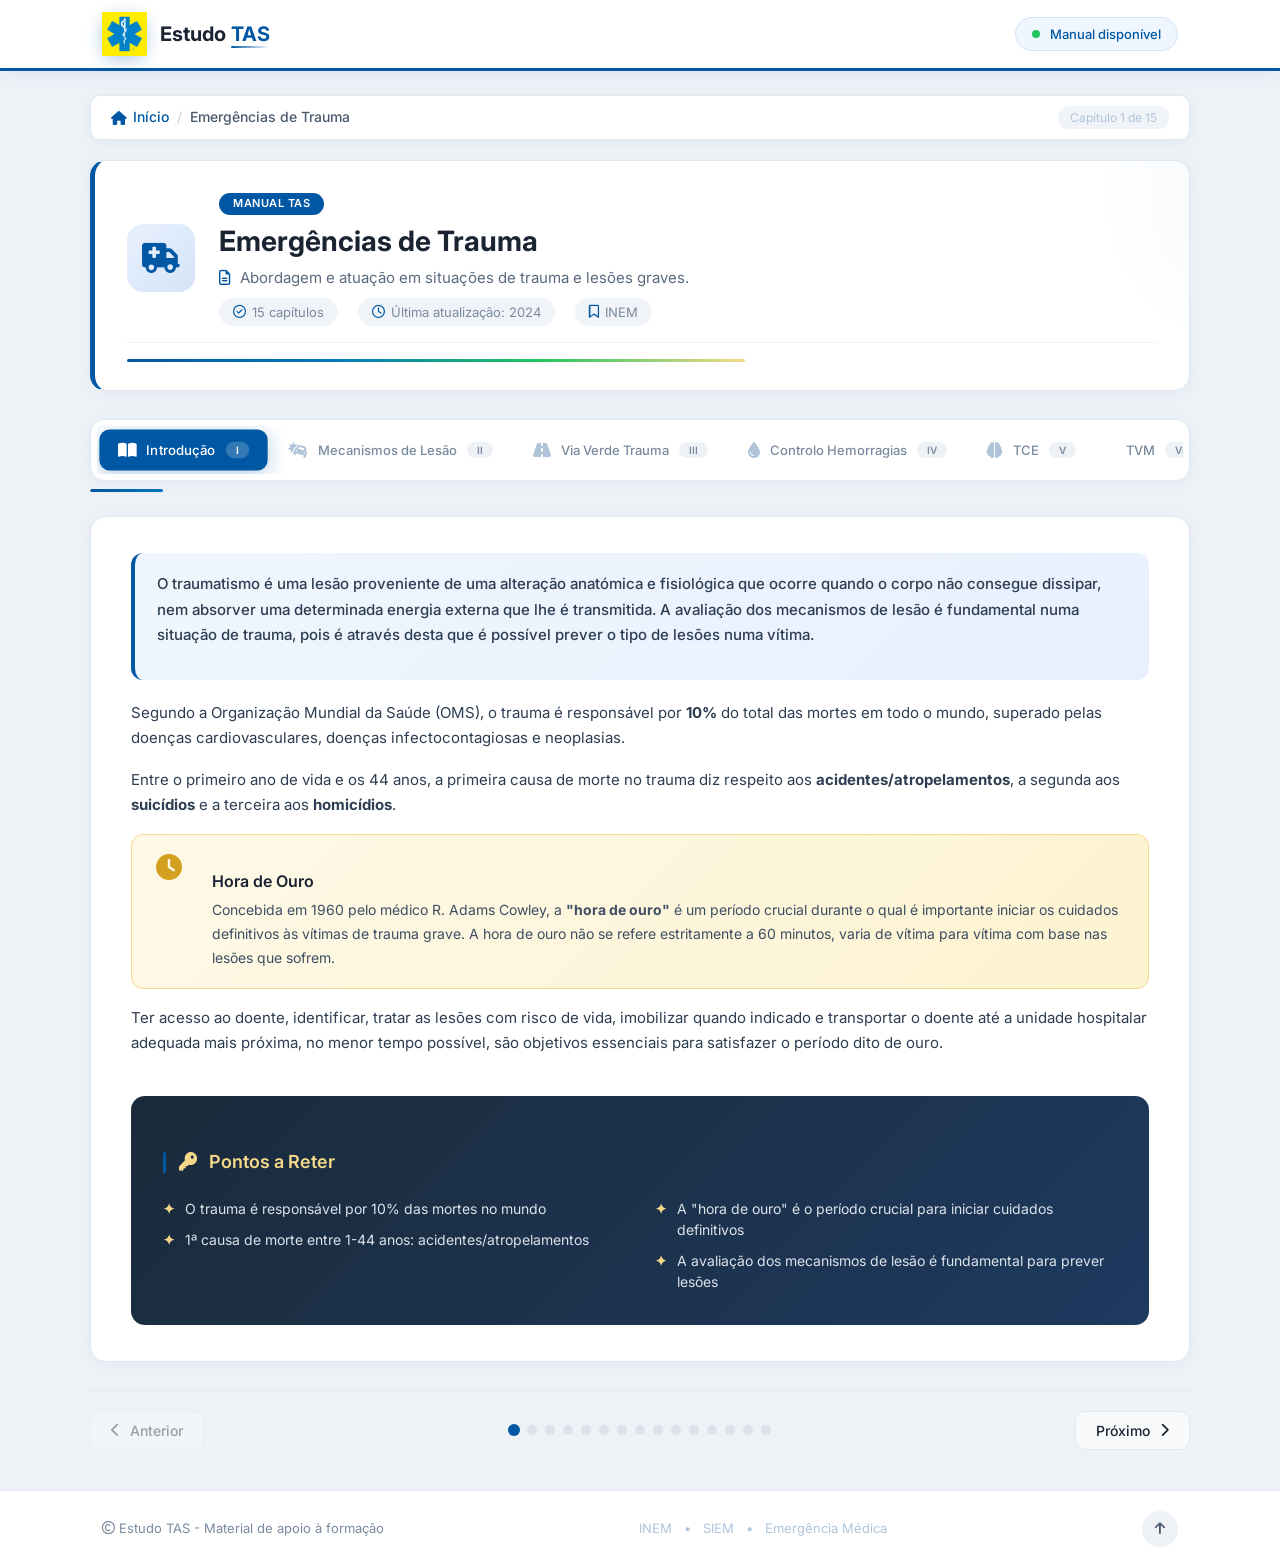
<file: ET.html>
<!-- emergencias_trauma.html - Versão melhorada -->
<!DOCTYPE html>
<html lang="pt">
<head>
    <meta charset="UTF-8">
    <meta name="viewport" content="width=device-width, initial-scale=1.0">
    <title>Emergências de Trauma - Estudo TAS</title>
    <link rel="stylesheet" href="css/style.css">
    <link rel="preconnect" href="https://fonts.googleapis.com">
    <link href="https://fonts.googleapis.com/css2?family=Inter:wght@300;400;500;600;700;800;900&display=swap" rel="stylesheet">
    <link rel="stylesheet" href="https://cdnjs.cloudflare.com/ajax/libs/font-awesome/6.7.2/css/all.min.css">
</head>
<body>

<header>
    <div class="logo">
        <div class="logo-icon pulse-icon">
            <img src="assets/logo.png" alt="Logo">
        </div>
        <h2>Estudo <span>TAS</span></h2>
    </div>
    <div class="header-status">
        <span class="status-dot"></span>
        <span class="status-text">Manual disponível</span>
    </div>
</header>

<main>
    <!-- ===== BREADCRUMB ===== -->
    <nav class="breadcrumb" aria-label="Breadcrumb">
        <a href="index.html"><i class="fa-solid fa-house"></i> Início</a>
        <span class="separator">/</span>
        <span class="current">Emergências de Trauma</span>
        <span class="breadcrumb-progress">Capítulo 1 de 15</span>
    </nav>

    <!-- ===== HEADER DO MANUAL ===== -->
    <div class="manual-header">
        <div class="header-content">
            <div class="header-icon float-icon">
                <i class="fa-solid fa-truck-medical"></i>
            </div>
            <div>
                <div class="header-badge">Manual TAS</div>
                <h1>Emergências de Trauma</h1>
                <p class="manual-subtitle"><i class="fa-regular fa-file-lines"></i> Abordagem e atuação em situações de trauma e lesões graves.</p>
                <div class="header-meta">
                    <span><i class="fa-regular fa-circle-check"></i> 15 capítulos</span>
                    <span><i class="fa-regular fa-clock"></i> Última atualização: 2024</span>
                    <span><i class="fa-regular fa-bookmark"></i> INEM</span>
                </div>
            </div>
        </div>
        <div class="header-decoration">
            <div class="decoration-bar"></div>
        </div>
    </div>

    <!-- ===== TABS (CAPÍTULOS) ===== -->
    <div class="tabs-wrapper" id="tabsWrapper">
        <div class="tabs-header">
            <div class="tabs-scroll-indicators left"></div>
            <div class="tabs-scroll-indicators right"></div>
            <div class="tabs-container" id="tabsContainer">
                <button class="tab-btn active" data-chapter="1">
                    <span class="tab-icon"><i class="fa-solid fa-book-open"></i></span>
                    <span class="tab-label">Introdução</span>
                    <span class="tab-badge">I</span>
                </button>
                <button class="tab-btn" data-chapter="2">
                    <span class="tab-icon"><i class="fa-solid fa-car-crash"></i></span>
                    <span class="tab-label">Mecanismos de Lesão</span>
                    <span class="tab-badge">II</span>
                </button>
                <button class="tab-btn" data-chapter="3">
                    <span class="tab-icon"><i class="fa-solid fa-road"></i></span>
                    <span class="tab-label">Via Verde Trauma</span>
                    <span class="tab-badge">III</span>
                </button>
                <button class="tab-btn" data-chapter="4">
                    <span class="tab-icon"><i class="fa-solid fa-droplet"></i></span>
                    <span class="tab-label">Controlo Hemorragias</span>
                    <span class="tab-badge">IV</span>
                </button>
                <button class="tab-btn" data-chapter="5">
                    <span class="tab-icon"><i class="fa-solid fa-brain"></i></span>
                    <span class="tab-label">TCE</span>
                    <span class="tab-badge">V</span>
                </button>
                <button class="tab-btn" data-chapter="6">
                    <span class="tab-icon"><i class="fa-solid fa-spine"></i></span>
                    <span class="tab-label">TVM</span>
                    <span class="tab-badge">VI</span>
                </button>
                <button class="tab-btn" data-chapter="7">
                    <span class="tab-icon"><i class="fa-solid fa-lungs"></i></span>
                    <span class="tab-label">Trauma Torácico</span>
                    <span class="tab-badge">VII</span>
                </button>
                <button class="tab-btn" data-chapter="8">
                    <span class="tab-icon"><i class="fa-solid fa-person-pregnant"></i></span>
                    <span class="tab-label">Trauma Abdominal</span>
                    <span class="tab-badge">VIII</span>
                </button>
                <button class="tab-btn" data-chapter="9">
                    <span class="tab-icon"><i class="fa-solid fa-hand"></i></span>
                    <span class="tab-label">Tecidos Moles</span>
                    <span class="tab-badge">IX</span>
                </button>
                <button class="tab-btn" data-chapter="10">
                    <span class="tab-icon"><i class="fa-solid fa-bone"></i></span>
                    <span class="tab-label">Músculo-Esquelético</span>
                    <span class="tab-badge">X</span>
                </button>
                <button class="tab-btn" data-chapter="11">
                    <span class="tab-icon"><i class="fa-solid fa-temperature-high"></i></span>
                    <span class="tab-label">Trauma Térmico</span>
                    <span class="tab-badge">XI</span>
                </button>
                <button class="tab-btn" data-chapter="12">
                    <span class="tab-icon"><i class="fa-solid fa-water"></i></span>
                    <span class="tab-label">Afogamento</span>
                    <span class="tab-badge">XII</span>
                </button>
                <button class="tab-btn" data-chapter="13">
                    <span class="tab-icon"><i class="fa-solid fa-fire"></i></span>
                    <span class="tab-label">Queimaduras</span>
                    <span class="tab-badge">XIII</span>
                </button>
                <button class="tab-btn" data-chapter="14">
                    <span class="tab-icon"><i class="fa-solid fa-person-pregnant"></i></span>
                    <span class="tab-label">Trauma na Grávida</span>
                    <span class="tab-badge">XIV</span>
                </button>
                <button class="tab-btn" data-chapter="15">
                    <span class="tab-icon"><i class="fa-solid fa-child"></i></span>
                    <span class="tab-label">Trauma na Pediatria</span>
                    <span class="tab-badge">XV</span>
                </button>
            </div>
        </div>
        <div class="tabs-progress">
            <div class="tabs-progress-bar" id="tabsProgress" style="width: 6.67%"></div>
        </div>
    </div>

    <!-- ===== CONTEÚDO DO CAPÍTULO ===== -->
    <div class="chapter-content-wrapper">
        <div class="chapter-content" id="chapterContent">
            <!-- Injetado pelo JavaScript -->
        </div>
    </div>

    <!-- ===== NAVEGAÇÃO ENTRE CAPÍTULOS ===== -->
    <div class="chapter-navigation">
        <button class="nav-btn nav-prev" id="prevChapter" disabled>
            <i class="fa-solid fa-chevron-left"></i>
            <span>Anterior</span>
        </button>
        <div class="nav-indicator">
            <span class="nav-dot active"></span>
            <span class="nav-dot"></span>
            <span class="nav-dot"></span>
            <span class="nav-dot"></span>
            <span class="nav-dot"></span>
            <span class="nav-dot"></span>
            <span class="nav-dot"></span>
            <span class="nav-dot"></span>
            <span class="nav-dot"></span>
            <span class="nav-dot"></span>
            <span class="nav-dot"></span>
            <span class="nav-dot"></span>
            <span class="nav-dot"></span>
            <span class="nav-dot"></span>
            <span class="nav-dot"></span>
        </div>
        <button class="nav-btn nav-next" id="nextChapter">
            <span>Próximo</span>
            <i class="fa-solid fa-chevron-right"></i>
        </button>
    </div>

</main>

<footer class="page-footer">
    <div class="footer-content">
        <p><i class="fa-regular fa-copyright"></i> Estudo TAS - Material de apoio à formação</p>
        <div class="footer-links">
            <span>INEM</span>
            <span>•</span>
            <span>SIEM</span>
            <span>•</span>
            <span>Emergência Médica</span>
        </div>
        <button class="footer-top" id="backToTop" aria-label="Voltar ao topo">
            <i class="fa-solid fa-arrow-up"></i>
        </button>
    </div>
</footer>

<script src="js/ET.js"></script>
</body>
</html>
</file>
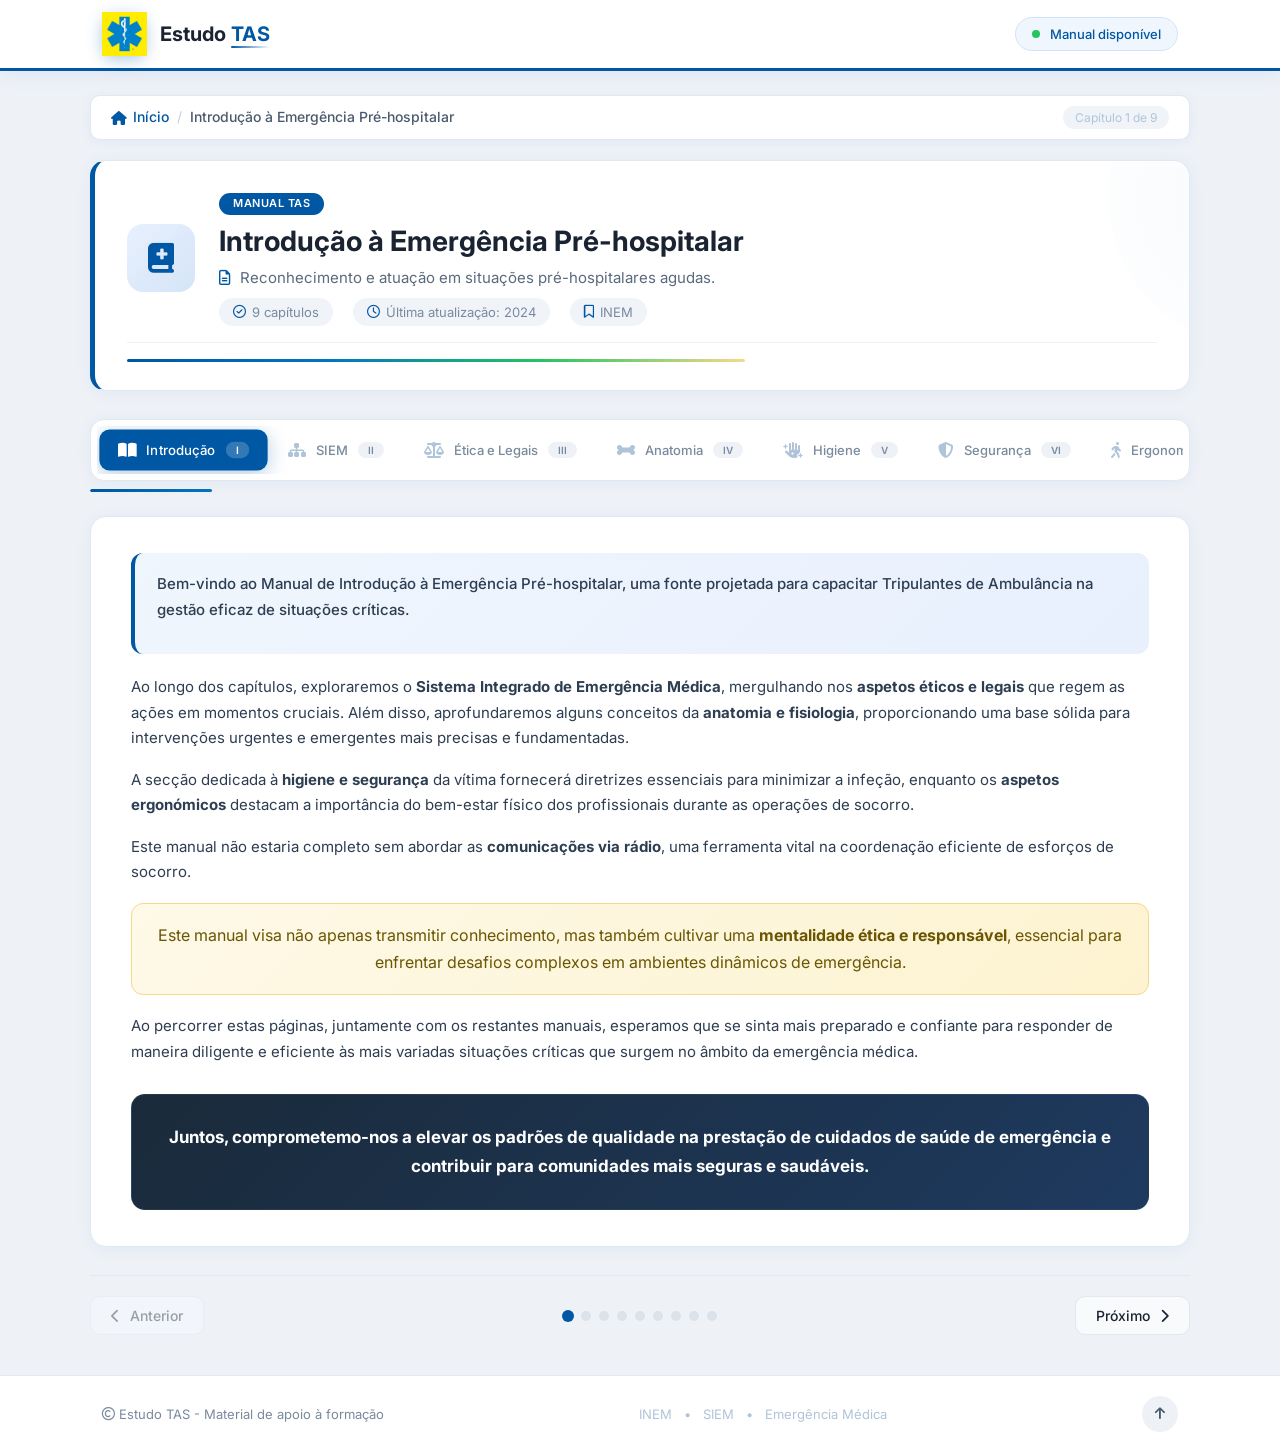
<file: IEM.html>
<!-- index.html - Versão melhorada -->
<!DOCTYPE html>
<html lang="pt">
<head>
    <meta charset="UTF-8">
    <meta name="viewport" content="width=device-width, initial-scale=1.0">
    <title>Introdução à Emergência Pré-hospitalar - Estudo TAS</title>
    <link rel="stylesheet" href="css/style.css">
    <link rel="preconnect" href="https://fonts.googleapis.com">
    <link href="https://fonts.googleapis.com/css2?family=Inter:wght@300;400;500;600;700;800;900&display=swap" rel="stylesheet">
    <link rel="stylesheet" href="https://cdnjs.cloudflare.com/ajax/libs/font-awesome/6.7.2/css/all.min.css">
</head>
<body>

<header>
    <div class="logo">
        <div class="logo-icon pulse-icon">
            <img src="assets/logo.png" alt="Logo">
        </div>
        <h2>Estudo <span>TAS</span></h2>
    </div>
    <div class="header-status">
        <span class="status-dot"></span>
        <span class="status-text">Manual disponível</span>
    </div>
</header>

<main>
    <!-- ===== BREADCRUMB ===== -->
    <nav class="breadcrumb" aria-label="Breadcrumb">
        <a href="index.html"><i class="fa-solid fa-house"></i> Início</a>
        <span class="separator">/</span>
        <span class="current">Introdução à Emergência Pré-hospitalar</span>
        <span class="breadcrumb-progress">Capítulo 1 de 9</span>
    </nav>

    <!-- ===== HEADER DO MANUAL ===== -->
    <div class="manual-header">
        <div class="header-content">
            <div class="header-icon float-icon">
                <i class="fa-solid fa-book-medical"></i>
            </div>
            <div>
                <div class="header-badge">Manual TAS</div>
                <h1>Introdução à Emergência Pré-hospitalar</h1>
                <p class="manual-subtitle"><i class="fa-regular fa-file-lines"></i> Reconhecimento e atuação em situações pré-hospitalares agudas.</p>
                <div class="header-meta">
                    <span><i class="fa-regular fa-circle-check"></i> 9 capítulos</span>
                    <span><i class="fa-regular fa-clock"></i> Última atualização: 2024</span>
                    <span><i class="fa-regular fa-bookmark"></i> INEM</span>
                </div>
            </div>
        </div>
        <div class="header-decoration">
            <div class="decoration-bar"></div>
        </div>
    </div>

    <!-- ===== TABS (CAPÍTULOS) ===== -->
    <div class="tabs-wrapper" id="tabsWrapper">
        <div class="tabs-header">
            <div class="tabs-scroll-indicators left"></div>
            <div class="tabs-scroll-indicators right"></div>
            <div class="tabs-container" id="tabsContainer">
                <button class="tab-btn active" data-chapter="1">
                    <span class="tab-icon"><i class="fa-solid fa-book-open"></i></span>
                    <span class="tab-label">Introdução</span>
                    <span class="tab-badge">I</span>
                </button>
                <button class="tab-btn" data-chapter="2">
                    <span class="tab-icon"><i class="fa-solid fa-sitemap"></i></span>
                    <span class="tab-label">SIEM</span>
                    <span class="tab-badge">II</span>
                </button>
                <button class="tab-btn" data-chapter="3">
                    <span class="tab-icon"><i class="fa-solid fa-scale-balanced"></i></span>
                    <span class="tab-label">Ética e Legais</span>
                    <span class="tab-badge">III</span>
                </button>
                <button class="tab-btn" data-chapter="4">
                    <span class="tab-icon"><i class="fa-solid fa-bone"></i></span>
                    <span class="tab-label">Anatomia</span>
                    <span class="tab-badge">IV</span>
                </button>
                <button class="tab-btn" data-chapter="5">
                    <span class="tab-icon"><i class="fa-solid fa-hand-sparkles"></i></span>
                    <span class="tab-label">Higiene</span>
                    <span class="tab-badge">V</span>
                </button>
                <button class="tab-btn" data-chapter="6">
                    <span class="tab-icon"><i class="fa-solid fa-shield-halved"></i></span>
                    <span class="tab-label">Segurança</span>
                    <span class="tab-badge">VI</span>
                </button>
                <button class="tab-btn" data-chapter="7">
                    <span class="tab-icon"><i class="fa-solid fa-person-walking"></i></span>
                    <span class="tab-label">Ergonomia</span>
                    <span class="tab-badge">VII</span>
                </button>
                <button class="tab-btn" data-chapter="8">
                    <span class="tab-icon"><i class="fa-solid fa-radio"></i></span>
                    <span class="tab-label">Comunicações</span>
                    <span class="tab-badge">VIII</span>
                </button>
                <button class="tab-btn" data-chapter="9">
                    <span class="tab-icon"><i class="fa-solid fa-list"></i></span>
                    <span class="tab-label">Siglas</span>
                    <span class="tab-badge">IX</span>
                </button>
            </div>
        </div>
        <div class="tabs-progress">
            <div class="tabs-progress-bar" id="tabsProgress" style="width: 11.11%"></div>
        </div>
    </div>

    <!-- ===== CONTEÚDO DO CAPÍTULO ===== -->
    <div class="chapter-content-wrapper">
        <div class="chapter-content" id="chapterContent">
            <!-- Injetado pelo JavaScript -->
        </div>
    </div>

    <!-- ===== NAVEGAÇÃO ENTRE CAPÍTULOS ===== -->
    <div class="chapter-navigation">
        <button class="nav-btn nav-prev" id="prevChapter" disabled>
            <i class="fa-solid fa-chevron-left"></i>
            <span>Anterior</span>
        </button>
        <div class="nav-indicator">
            <span class="nav-dot active"></span>
            <span class="nav-dot"></span>
            <span class="nav-dot"></span>
            <span class="nav-dot"></span>
            <span class="nav-dot"></span>
            <span class="nav-dot"></span>
            <span class="nav-dot"></span>
            <span class="nav-dot"></span>
            <span class="nav-dot"></span>
        </div>
        <button class="nav-btn nav-next" id="nextChapter">
            <span>Próximo</span>
            <i class="fa-solid fa-chevron-right"></i>
        </button>
    </div>

</main>

<footer class="page-footer">
    <div class="footer-content">
        <p><i class="fa-regular fa-copyright"></i> Estudo TAS - Material de apoio à formação</p>
        <div class="footer-links">
            <span>INEM</span>
            <span>•</span>
            <span>SIEM</span>
            <span>•</span>
            <span>Emergência Médica</span>
        </div>
        <button class="footer-top" id="backToTop" aria-label="Voltar ao topo">
            <i class="fa-solid fa-arrow-up"></i>
        </button>
    </div>
</footer>

<script src="js/IEM.js"></script>
</body>
</html>
</file>
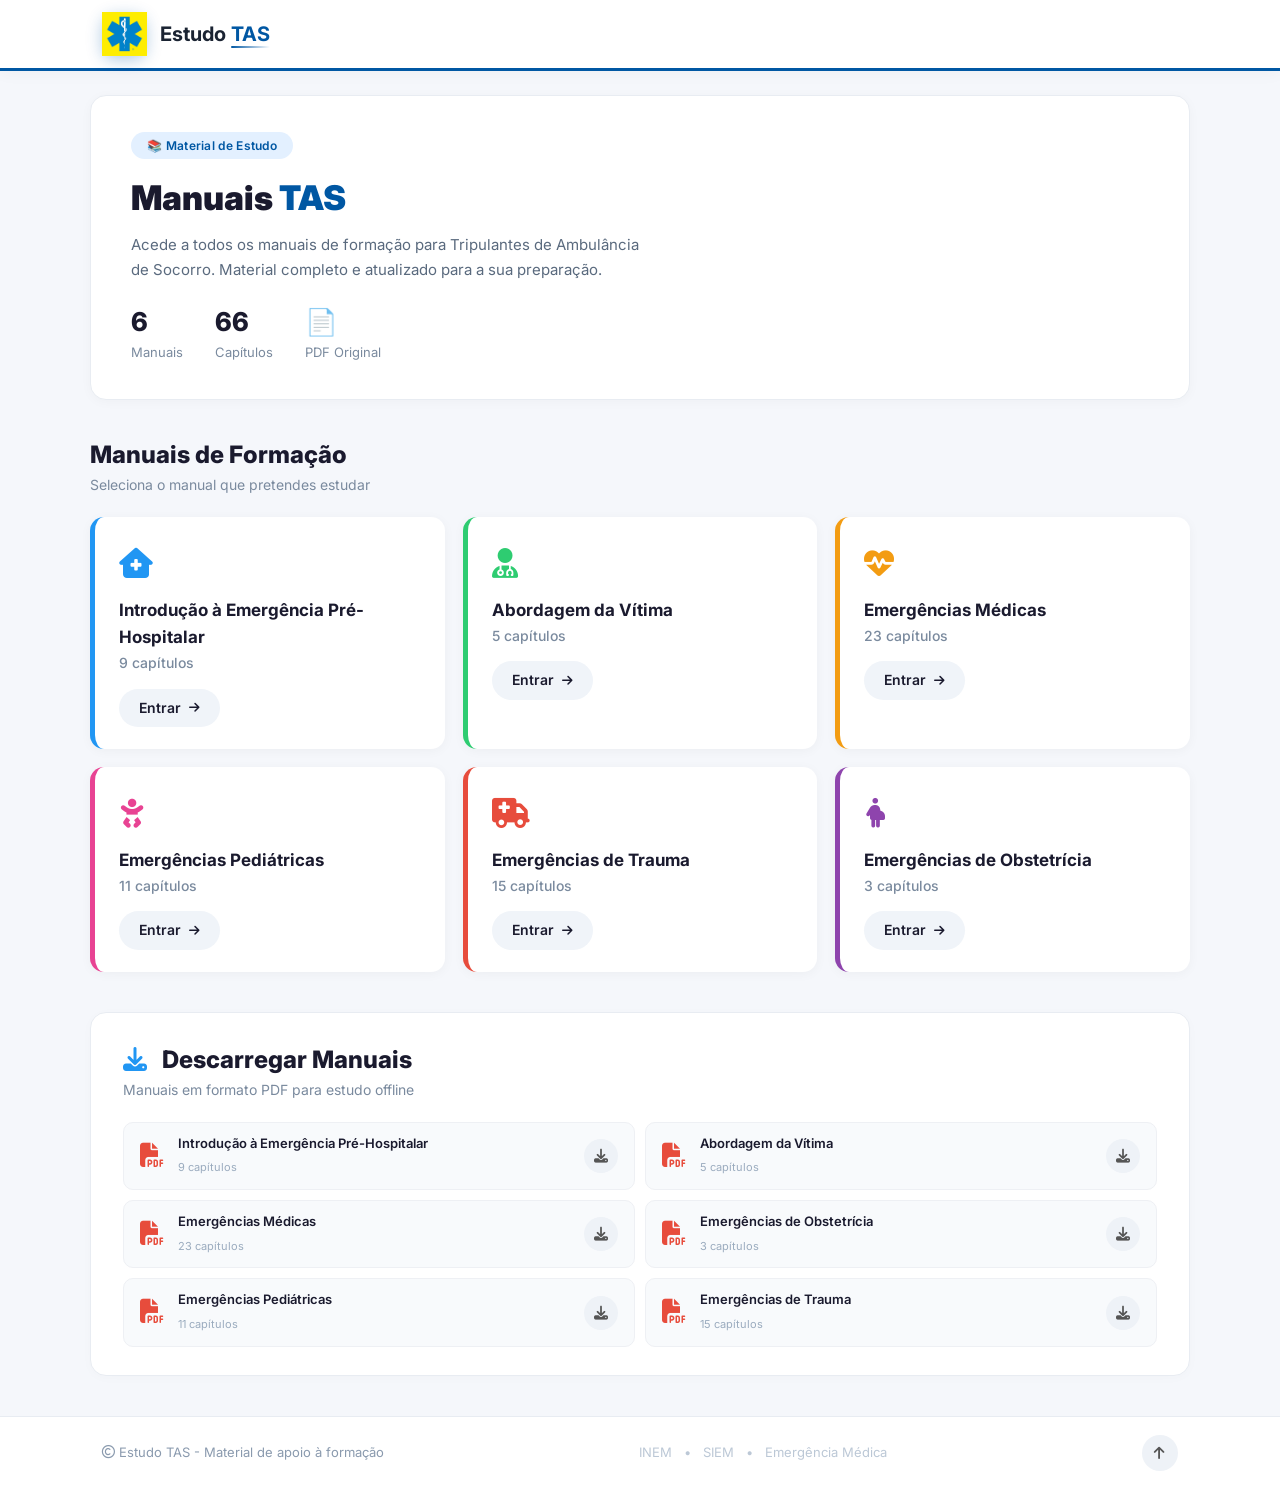
<file: test.html>
<!-- index.html - Atualizado -->
<!DOCTYPE html>
<html lang="pt">

<head>
    <meta charset="UTF-8">
    <meta name="viewport" content="width=device-width, initial-scale=1.0">
    <title>Estudo TAS</title>

    <!-- ===== FAVICON ===== -->
    <link rel="icon" type="image/png" href="assets/favicon.png">
    <link rel="shortcut icon" href="assets/favicon.ico">

    <link rel="stylesheet" href="css/test.css">

    <link rel="preconnect" href="https://fonts.googleapis.com">
    <link href="https://fonts.googleapis.com/css2?family=Inter:wght@300;400;500;600;700;800;900&display=swap" rel="stylesheet">

    <link rel="stylesheet" href="https://cdnjs.cloudflare.com/ajax/libs/font-awesome/6.7.2/css/all.min.css">
</head>

<body>

<header>
    <div class="logo">
        <div class="logo-icon pulse-icon">
            <img src="assets/logo.png" alt="Logo" onerror="this.style.display='none'">
        </div>
        <h2>Estudo <span>TAS</span></h2>
    </div>
</header>

<main>
    <!-- ===== HERO SECTION ===== -->
    <section class="hero-section">
        <div class="hero-content">
            <div class="hero-badge">📚 Material de Estudo</div>
            <h1>Manuais <span>TAS</span></h1>
            <p>Acede a todos os manuais de formação para Tripulantes de Ambulância de Socorro. Material completo e atualizado para a sua preparação.</p>
            <div class="hero-stats">
                <div class="stat-item">
                    <span class="stat-number">6</span>
                    <span class="stat-label">Manuais</span>
                </div>
                <div class="stat-item">
                    <span class="stat-number">66</span>
                    <span class="stat-label">Capítulos</span>
                </div>
                <div class="stat-item">
                    <span class="stat-number">📄</span>
                    <span class="stat-label">PDF Original</span>
                </div>
            </div>
        </div>
    </section>

    <!-- ===== MANUAIS ===== -->
    <section class="manuals-section">
        <div class="section-header">
            <h2>Manuais de Formação</h2>
            <p>Seleciona o manual que pretendes estudar</p>
        </div>

        <div class="cards">
            <div class="card blue">
                <div class="card-icon">
                    <i class="fa-solid fa-house-medical"></i>
                </div>
                <div class="card-content">
                    <h3>Introdução à Emergência Pré-Hospitalar</h3>
                    <p>9 capítulos</p>
                </div>
                <div class="card-actions">
                    <a href="IEM.html" class="btn-study">Entrar <i class="fa-solid fa-arrow-right"></i></a>
                </div>
            </div>

            <div class="card green">
                <div class="card-icon">
                    <i class="fa-solid fa-user-doctor"></i>
                </div>
                <div class="card-content">
                    <h3>Abordagem da Vítima</h3>
                    <p>5 capítulos</p>
                </div>
                <div class="card-actions">
                    <a href="AV.html" class="btn-study">Entrar <i class="fa-solid fa-arrow-right"></i></a>
                </div>
            </div>

            <div class="card orange">
                <div class="card-icon">
                    <i class="fa-solid fa-heart-pulse"></i>
                </div>
                <div class="card-content">
                    <h3>Emergências Médicas</h3>
                    <p>23 capítulos</p>
                </div>
                <div class="card-actions">
                    <a href="EM.html" class="btn-study">Entrar <i class="fa-solid fa-arrow-right"></i></a>
                </div>
            </div>

            <div class="card pink">
                <div class="card-icon">
                    <i class="fa-solid fa-baby"></i>
                </div>
                <div class="card-content">
                    <h3>Emergências Pediátricas</h3>
                    <p>11 capítulos</p>
                </div>
                <div class="card-actions">
                    <a href="EP.html" class="btn-study">Entrar <i class="fa-solid fa-arrow-right"></i></a>
                </div>
            </div>

            <div class="card red">
                <div class="card-icon">
                    <i class="fa-solid fa-truck-medical"></i>
                </div>
                <div class="card-content">
                    <h3>Emergências de Trauma</h3>
                    <p>15 capítulos</p>
                </div>
                <div class="card-actions">
                    <a href="ET.html" class="btn-study">Entrar <i class="fa-solid fa-arrow-right"></i></a>
                </div>
            </div>

            <div class="card purple">
                <div class="card-icon">
                    <i class="fa-solid fa-person-pregnant"></i>
                </div>
                <div class="card-content">
                    <h3>Emergências de Obstetrícia</h3>
                    <p>3 capítulos</p>
                </div>
                <div class="card-actions">
                    <a href="EO.html" class="btn-study">Entrar <i class="fa-solid fa-arrow-right"></i></a>
                </div>
            </div>
        </div>
    </section>

    <!-- ===== RECURSOS SECTION ===== -->
    <section class="resources-section" id="recursos">
        <div class="section-header">
            <h2><i class="fa-solid fa-download"></i> Descarregar Manuais</h2>
            <p>Manuais em formato PDF para estudo offline</p>
        </div>

        <div class="resources-grid">
            <div class="resource-card">
                <div class="resource-icon">
                    <i class="fa-solid fa-file-pdf"></i>
                </div>
                <div class="resource-info">
                    <h4>Introdução à Emergência Pré-Hospitalar</h4>
                    <span class="resource-size">9 capítulos</span>
                </div>
                <a href="pdfs/01_Introducao_a_Emergencia_Pre_Hospitalar.pdf" class="resource-download" download>
                    <i class="fa-solid fa-download"></i>
                </a>
            </div>

            <div class="resource-card">
                <div class="resource-icon">
                    <i class="fa-solid fa-file-pdf"></i>
                </div>
                <div class="resource-info">
                    <h4>Abordagem da Vítima</h4>
                    <span class="resource-size">5 capítulos</span>
                </div>
                <a href="pdfs/02_Abordagem_da_Vitima.pdf" class="resource-download" download>
                    <i class="fa-solid fa-download"></i>
                </a>
            </div>

            <div class="resource-card">
                <div class="resource-icon">
                    <i class="fa-solid fa-file-pdf"></i>
                </div>
                <div class="resource-info">
                    <h4>Emergências Médicas</h4>
                    <span class="resource-size">23 capítulos</span>
                </div>
                <a href="pdfs/03_Emergencias_Medicas.pdf" class="resource-download" download>
                    <i class="fa-solid fa-download"></i>
                </a>
            </div>

            <div class="resource-card">
                <div class="resource-icon">
                    <i class="fa-solid fa-file-pdf"></i>
                </div>
                <div class="resource-info">
                    <h4>Emergências de Obstetrícia</h4>
                    <span class="resource-size">3 capítulos</span>
                </div>
                <a href="pdfs/04_Emergencias_de_Obstetricia.pdf" class="resource-download" download>
                    <i class="fa-solid fa-download"></i>
                </a>
            </div>

            <div class="resource-card">
                <div class="resource-icon">
                    <i class="fa-solid fa-file-pdf"></i>
                </div>
                <div class="resource-info">
                    <h4>Emergências Pediátricas</h4>
                    <span class="resource-size">11 capítulos</span>
                </div>
                <a href="pdfs/05_Emergencias_Pediatricas.pdf" class="resource-download" download>
                    <i class="fa-solid fa-download"></i>
                </a>
            </div>

            <div class="resource-card">
                <div class="resource-icon">
                    <i class="fa-solid fa-file-pdf"></i>
                </div>
                <div class="resource-info">
                    <h4>Emergências de Trauma</h4>
                    <span class="resource-size">15 capítulos</span>
                </div>
                <a href="pdfs/06_Emergencias_de_Trauma.pdf" class="resource-download" download>
                    <i class="fa-solid fa-download"></i>
                </a>
            </div>
        </div>
    </section>

</main>

<footer class="page-footer">
    <div class="footer-content">
        <p><i class="fa-regular fa-copyright"></i> Estudo TAS - Material de apoio à formação</p>
        <div class="footer-links">
            <span>INEM</span>
            <span>•</span>
            <span>SIEM</span>
            <span>•</span>
            <span>Emergência Médica</span>
        </div>
        <button class="footer-top" id="backToTop" aria-label="Voltar ao topo">
            <i class="fa-solid fa-arrow-up"></i>
        </button>
    </div>
</footer>

<!-- ===== SCRIPTS ===== -->
<script src="js/index.js"></script>

</body>
</html>
</file>
<file: css/mainstyle.css>
/* mainstyle.css - Versão melhorada com header do tema principal */
* {
    margin: 0;
    padding: 0;
    box-sizing: border-box;
}

body {
    font-family: 'Inter', sans-serif;
    background: #f5f7fb;
    color: #1a1a2e;
    line-height: 1.6;
    min-height: 100vh;
}

/* ===== HEADER (do tema principal) ===== */
header {
    width: 100%;
    background: #ffffff;
    display: flex;
    justify-content: space-between;
    align-items: center;
    padding: 12px 8%;
    box-shadow: 0 2px 16px rgba(0, 0, 0, 0.04);
    position: sticky;
    top: 0;
    z-index: 100;
    border-bottom: 3px solid #0057a3;
    transition: box-shadow 0.3s;
}

header.scrolled {
    box-shadow: 0 4px 30px rgba(33, 150, 243, 0.10);
}

.logo {
    display: flex;
    align-items: center;
    gap: 14px;
}

.logo-icon {
    width: 44px;
    height: 44px;
    background: linear-gradient(135deg, #0057a3, #0077be);
    border-radius: 12px;
    display: flex;
    align-items: center;
    justify-content: center;
    color: white;
    font-size: 20px;
    box-shadow: 0 4px 16px rgba(0, 87, 163, 0.3);
    transition: transform 0.3s, box-shadow 0.3s;
}

.logo img{
    width:45px;
}

.logo-icon:hover {
    transform: scale(1.05) rotate(-3deg);
    box-shadow: 0 6px 24px rgba(0, 87, 163, 0.4);
}

.pulse-icon {
    animation: pulse-icon 3s ease-in-out infinite;
}

@keyframes pulse-icon {
    0%, 100% { box-shadow: 0 4px 16px rgba(0, 87, 163, 0.3); }
    50% { box-shadow: 0 4px 30px rgba(0, 87, 163, 0.5); }
}

.logo h2 {
    font-size: 20px;
    font-weight: 700;
    color: #1a2332;
}

.logo h2 span {
    color: #0057a3;
    position: relative;
}

.logo h2 span::after {
    content: '';
    position: absolute;
    bottom: -2px;
    left: 0;
    width: 100%;
    height: 2px;
    background: linear-gradient(90deg, #0057a3, transparent);
    border-radius: 2px;
}

/* ===== MAIN ===== */
main {
    width: 88%;
    max-width: 1100px;
    margin: 24px auto;
}

/* ===== HERO SECTION ===== */
.hero-section {
    background: #ffffff;
    border-radius: 16px;
    padding: 36px 40px;
    margin-bottom: 36px;
    border: 1px solid #e8ecf2;
    box-shadow: 0 2px 12px rgba(0, 0, 0, 0.03);
    position: relative;
    overflow: hidden;
}

.hero-content {
    position: relative;
    z-index: 1;
}

.hero-badge {
    display: inline-block;
    background: #e3f0ff;
    color: #0057a3;
    font-size: 12px;
    font-weight: 600;
    padding: 4px 16px;
    border-radius: 20px;
    margin-bottom: 12px;
    letter-spacing: 0.3px;
}

.hero-content h1 {
    font-size: 34px;
    font-weight: 900;
    color: #1a1a2e;
    margin-bottom: 6px;
}

.hero-content h1 span {
    color: #0057a3;
}

.hero-content p {
    font-size: 15px;
    color: #5a6a7e;
    max-width: 520px;
    margin-bottom: 18px;
    line-height: 1.7;
}

.hero-stats {
    display: flex;
    gap: 32px;
}

.stat-item {
    display: flex;
    flex-direction: column;
}

.stat-number {
    font-size: 26px;
    font-weight: 800;
    color: #1a1a2e;
}

.stat-label {
    font-size: 13px;
    color: #7a8a9e;
}

/* ===== SECTION HEADER ===== */
.section-header {
    margin-bottom: 20px;
}

.section-header h2 {
    font-size: 24px;
    font-weight: 800;
    color: #1a1a2e;
}

.section-header h2 i {
    color: #2196f3;
    margin-right: 10px;
}

.section-header p {
    color: #7a8a9e;
    font-size: 14px;
}

/* ===== CARDS ===== */
.manuals-section {
    margin-bottom: 40px;
}

.cards {
    display: grid;
    grid-template-columns: repeat(auto-fit, minmax(300px, 1fr));
    gap: 18px;
}

.card {
    background: #ffffff;
    border-radius: 14px;
    padding: 22px 24px;
    transition: 0.35s;
    box-shadow: 0 2px 12px rgba(0, 0, 0, 0.04);
    border-left: 5px solid #2196f3;
    display: flex;
    flex-direction: column;
    gap: 8px;
}

.card:hover {
    transform: translateY(-5px);
    box-shadow: 0 10px 35px rgba(0, 0, 0, 0.07);
}

.card-icon {
    font-size: 30px;
    margin-bottom: 2px;
}

.card-icon i {
    font-size: 30px;
}

.card-content h3 {
    font-size: 17px;
    font-weight: 700;
    margin-bottom: 1px;
    color: #1a1a2e;
}

.card-content p {
    color: #7a8a9e;
    font-size: 14px;
    font-weight: 500;
}

.card-actions {
    margin-top: 6px;
}

.btn-study {
    display: inline-flex;
    align-items: center;
    gap: 8px;
    padding: 8px 20px;
    border-radius: 20px;
    text-decoration: none;
    font-size: 14px;
    font-weight: 600;
    transition: 0.3s;
    background: #f0f4f9;
    color: #1a1a2e;
}

.btn-study i {
    font-size: 12px;
    transition: 0.3s;
}

.btn-study:hover {
    background: #1a1a2e;
    color: white;
}

.btn-study:hover i {
    transform: translateX(4px);
}

/* Cores dos cards (paleta do tema principal) */
.card.blue { border-color: #2196f3; }
.card.blue .card-icon i { color: #2196f3; }
.card.blue .btn-study:hover { background: #2196f3; }

.card.green { border-color: #2ecc71; }
.card.green .card-icon i { color: #2ecc71; }
.card.green .btn-study:hover { background: #2ecc71; }

.card.orange { border-color: #f39c12; }
.card.orange .card-icon i { color: #f39c12; }
.card.orange .btn-study:hover { background: #f39c12; }

.card.pink { border-color: #e84393; }
.card.pink .card-icon i { color: #e84393; }
.card.pink .btn-study:hover { background: #e84393; }

.card.red { border-color: #e74c3c; }
.card.red .card-icon i { color: #e74c3c; }
.card.red .btn-study:hover { background: #e74c3c; }

.card.purple { border-color: #8e44ad; }
.card.purple .card-icon i { color: #8e44ad; }
.card.purple .btn-study:hover { background: #8e44ad; }

/* ===== RESOURCES SECTION ===== */
.resources-section {
    padding: 28px 32px;
    background: #ffffff;
    border-radius: 16px;
    border: 1px solid #e8ecf2;
    box-shadow: 0 2px 12px rgba(0, 0, 0, 0.02);
}

.resources-grid {
    display: grid;
    grid-template-columns: 1fr 1fr;
    gap: 10px;
    margin-top: 14px;
}

.resource-card {
    display: flex;
    align-items: center;
    gap: 14px;
    padding: 10px 16px;
    background: #f8fafc;
    border-radius: 10px;
    border: 1px solid #eef0f4;
    transition: 0.25s;
}

.resource-card:hover {
    border-color: #bbdefb;
    background: #f5f8ff;
}

.resource-icon {
    font-size: 24px;
    color: #e74c3c;
    flex-shrink: 0;
}

.resource-info {
    flex: 1;
    min-width: 0;
}

.resource-info h4 {
    font-size: 13px;
    font-weight: 600;
    color: #1a1a2e;
    white-space: nowrap;
    overflow: hidden;
    text-overflow: ellipsis;
}

.resource-size {
    font-size: 11px;
    color: #9aabbe;
}

.resource-download {
    display: flex;
    align-items: center;
    justify-content: center;
    width: 34px;
    height: 34px;
    border-radius: 50%;
    background: #eef2f7;
    color: #555;
    text-decoration: none;
    transition: 0.25s;
    flex-shrink: 0;
    font-size: 14px;
}

.resource-download:hover {
    background: #2196f3;
    color: white;
    transform: scale(1.08);
    box-shadow: 0 4px 14px rgba(33, 150, 243, 0.25);
}

/* ===== FOOTER ===== */
.page-footer {
    margin-top: 40px;
    padding: 18px 8%;
    background: #ffffff;
    border-top: 1px solid #e8ecf2;
}

.footer-content {
    max-width: 1100px;
    margin: 0 auto;
    display: flex;
    justify-content: space-between;
    align-items: center;
    font-size: 13px;
    color: #8a9aae;
    gap: 16px;
    flex-wrap: wrap;
}

.footer-links {
    display: flex;
    gap: 12px;
    align-items: center;
}

.footer-links span {
    color: #bcc8d6;
}

.footer-top {
    background: #eef2f7;
    border: none;
    width: 36px;
    height: 36px;
    border-radius: 50%;
    color: #555;
    cursor: pointer;
    transition: 0.25s;
    display: flex;
    align-items: center;
    justify-content: center;
    font-size: 14px;
}

.footer-top:hover {
    background: #2196f3;
    color: white;
    box-shadow: 0 4px 16px rgba(33, 150, 243, 0.25);
    transform: translateY(-2px);
}

/* ===== RESPONSIVIDADE ===== */
@media (max-width: 900px) {
    header {
        flex-direction: column;
        gap: 10px;
        padding: 14px 5%;
    }

    main {
        width: 95%;
        margin: 16px auto;
    }

    .hero-section {
        padding: 24px 20px;
    }

    .hero-content h1 {
        font-size: 26px;
    }

    .hero-stats {
        gap: 20px;
    }

    .stat-number {
        font-size: 22px;
    }

    .cards {
        grid-template-columns: 1fr;
    }

    .resources-grid {
        grid-template-columns: 1fr;
    }

    .resources-section {
        padding: 20px 16px;
    }

    .footer-content {
        flex-direction: column;
        gap: 8px;
        text-align: center;
    }
}

@media (max-width: 480px) {
    .hero-content h1 {
        font-size: 22px;
    }

    .hero-section {
        padding: 18px 16px;
    }

    .hero-stats {
        gap: 14px;
        flex-wrap: wrap;
    }

    .stat-number {
        font-size: 20px;
    }

    .card {
        padding: 18px 18px;
    }

    .card-content h3 {
        font-size: 15px;
    }

    .resource-card {
        padding: 8px 12px;
        flex-wrap: wrap;
    }

    .resource-info h4 {
        font-size: 12px;
        white-space: normal;
    }
}
</file>
<file: css/style.css>
/* teststyle.css - Versão corrigida - Sem setas e sem scroll em computador */
* {
    margin: 0;
    padding: 0;
    box-sizing: border-box;
}

body {
    font-family: 'Inter', sans-serif;
    background: #eef2f7;
    color: #1a2332;
    line-height: 1.6;
    min-height: 100vh;
}

/* ===== HEADER ===== */
header {
    width: 100%;
    background: #ffffff;
    display: flex;
    justify-content: space-between;
    align-items: center;
    padding: 12px 8%;
    box-shadow: 0 2px 20px rgba(0, 80, 160, 0.08);
    position: sticky;
    top: 0;
    z-index: 100;
    border-bottom: 3px solid #0057a3;
    transition: box-shadow 0.3s;
}

header.scrolled {
    box-shadow: 0 4px 30px rgba(0, 80, 160, 0.15);
}

.logo {
    display: flex;
    align-items: center;
    gap: 14px;
}

.logo-icon {
    width: 44px;
    height: 44px;
    background: linear-gradient(135deg, #0057a3, #0077be);
    border-radius: 12px;
    display: flex;
    align-items: center;
    justify-content: center;
    color: white;
    font-size: 20px;
    box-shadow: 0 4px 16px rgba(0, 87, 163, 0.3);
    transition: transform 0.3s, box-shadow 0.3s;
}

.logo img{
    width:45px;
}

.logo-icon:hover {
    transform: scale(1.05) rotate(-3deg);
    box-shadow: 0 6px 24px rgba(0, 87, 163, 0.4);
}

.pulse-icon {
    animation: pulse-icon 3s ease-in-out infinite;
}

@keyframes pulse-icon {
    0%, 100% { box-shadow: 0 4px 16px rgba(0, 87, 163, 0.3); }
    50% { box-shadow: 0 4px 30px rgba(0, 87, 163, 0.5); }
}

.logo h2 {
    font-size: 20px;
    font-weight: 700;
    color: #1a2332;
}

.logo h2 span {
    color: #0057a3;
    position: relative;
}

.logo h2 span::after {
    content: '';
    position: absolute;
    bottom: -2px;
    left: 0;
    width: 100%;
    height: 2px;
    background: linear-gradient(90deg, #0057a3, transparent);
    border-radius: 2px;
}

.header-status {
    display: flex;
    align-items: center;
    gap: 10px;
    background: #f0f6fd;
    padding: 6px 16px;
    border-radius: 20px;
    font-size: 13px;
    color: #0057a3;
    border: 1px solid #d4e4f7;
}

.status-dot {
    width: 8px;
    height: 8px;
    background: #22c55e;
    border-radius: 50%;
    animation: status-blink 2s ease-in-out infinite;
}

@keyframes status-blink {
    0%, 100% { opacity: 1; }
    50% { opacity: 0.3; }
}

.status-text {
    font-weight: 500;
}

/* ===== MAIN ===== */
main {
    width: 88%;
    max-width: 1100px;
    margin: 24px auto;
}

/* ===== BREADCRUMB ===== */
.breadcrumb {
    display: flex;
    align-items: center;
    gap: 8px;
    font-size: 14px;
    color: #7a8a9e;
    margin-bottom: 20px;
    padding: 10px 20px;
    background: #ffffff;
    border-radius: 10px;
    box-shadow: 0 2px 12px rgba(0, 80, 160, 0.06);
    border: 1px solid #e2e8f0;
    position: relative;
    transition: box-shadow 0.3s;
}

.breadcrumb:hover {
    box-shadow: 0 4px 20px rgba(0, 80, 160, 0.08);
}

.breadcrumb a {
    color: #0057a3;
    text-decoration: none;
    font-weight: 500;
    display: flex;
    align-items: center;
    gap: 6px;
    transition: 0.2s;
    position: relative;
}

.breadcrumb a::after {
    content: '';
    position: absolute;
    bottom: -2px;
    left: 0;
    width: 0;
    height: 2px;
    background: #0057a3;
    transition: width 0.3s;
}

.breadcrumb a:hover::after {
    width: 100%;
}

.breadcrumb a:hover {
    color: #003d73;
}

.breadcrumb .separator {
    color: #c5d0db;
}

.breadcrumb .current {
    color: #4a5a6e;
    font-weight: 500;
}

.breadcrumb-progress {
    margin-left: auto;
    font-size: 12px;
    color: #b0c4d9;
    background: #f0f4f9;
    padding: 2px 12px;
    border-radius: 12px;
}

/* ===== MANUAL HEADER ===== */
.manual-header {
    margin-bottom: 28px;
    background: #ffffff;
    border-radius: 16px;
    padding: 28px 32px;
    box-shadow: 0 2px 16px rgba(0, 80, 160, 0.06);
    border: 1px solid #e2e8f0;
    border-left: 5px solid #0057a3;
    position: relative;
    overflow: hidden;
    transition: box-shadow 0.3s, transform 0.3s;
}

.manual-header:hover {
    box-shadow: 0 4px 28px rgba(0, 80, 160, 0.10);
    transform: translateY(-2px);
}

.manual-header::before {
    content: '';
    position: absolute;
    top: -50%;
    right: -20%;
    width: 300px;
    height: 300px;
    background: radial-gradient(circle, rgba(0, 87, 163, 0.03), transparent);
    border-radius: 50%;
    pointer-events: none;
}

.header-content {
    display: flex;
    align-items: center;
    gap: 24px;
    position: relative;
    z-index: 1;
}

.header-icon {
    width: 68px;
    height: 68px;
    background: linear-gradient(135deg, #e8f0fe, #d4e4f7);
    border-radius: 16px;
    display: flex;
    align-items: center;
    justify-content: center;
    font-size: 30px;
    color: #0057a3;
    flex-shrink: 0;
    transition: transform 0.5s, background 0.5s;
}

.header-icon:hover {
    transform: rotate(-5deg) scale(1.05);
    background: linear-gradient(135deg, #d4e4f7, #b8cfe8);
}

.float-icon {
    animation: float 4s ease-in-out infinite;
}

@keyframes float {
    0%, 100% { transform: translateY(0); }
    50% { transform: translateY(-6px); }
}

.header-badge {
    display: inline-block;
    background: #0057a3;
    color: white;
    font-size: 11px;
    font-weight: 600;
    padding: 2px 14px;
    border-radius: 20px;
    text-transform: uppercase;
    letter-spacing: 0.5px;
    margin-bottom: 4px;
}

.manual-header h1 {
    font-size: 28px;
    font-weight: 700;
    color: #1a2332;
    transition: color 0.3s;
}

.manual-header h1:hover {
    color: #0057a3;
}

.manual-subtitle {
    color: #5a6a7e;
    font-size: 15px;
    margin-top: 2px;
}

.manual-subtitle i {
    margin-right: 6px;
    color: #0057a3;
}

.header-meta {
    display: flex;
    gap: 20px;
    margin-top: 8px;
    flex-wrap: wrap;
}

.header-meta span {
    font-size: 13px;
    color: #7a8a9e;
    display: flex;
    align-items: center;
    gap: 6px;
    background: #f0f4f9;
    padding: 4px 14px;
    border-radius: 20px;
    transition: background 0.3s, transform 0.3s;
}

.header-meta span:hover {
    background: #e8f0fe;
    transform: scale(1.02);
}

.header-meta span i {
    color: #0057a3;
}

.header-decoration {
    margin-top: 16px;
    padding-top: 16px;
    border-top: 1px solid #eef2f7;
}

.decoration-bar {
    height: 3px;
    background: linear-gradient(90deg, #0057a3, #0077be, #22c55e, #f5d98a);
    border-radius: 4px;
    width: 60%;
    animation: bar-grow 2s ease-out;
}

@keyframes bar-grow {
    from { width: 0; }
    to { width: 60%; }
}

/* ===== TABS ===== */
.tabs-wrapper {
    position: relative;
    margin-bottom: 24px;
}

.tabs-header {
    background: #ffffff;
    border-radius: 14px;
    padding: 6px;
    box-shadow: 0 2px 16px rgba(0, 80, 160, 0.06);
    border: 1px solid #e2e8f0;
    position: relative;
    overflow: hidden;
    transition: box-shadow 0.3s;
}

.tabs-header:hover {
    box-shadow: 0 4px 24px rgba(0, 80, 160, 0.08);
}

.tabs-container {
    display: flex;
    gap: 4px;
    padding: 4px;
    overflow-x: auto;
    -webkit-overflow-scrolling: touch;
    scroll-behavior: smooth;
    cursor: grab;
    user-select: none;
}

.tabs-container:active {
    cursor: grabbing;
}

/* ===== SCROLLBAR OCULTA EM COMPUTADOR ===== */
.tabs-container::-webkit-scrollbar {
    height: 0;
    width: 0;
    display: none;
}

.tabs-container {
    scrollbar-width: none;
    -ms-overflow-style: none;
}

.tab-btn {
    display: flex;
    align-items: center;
    gap: 10px;
    padding: 10px 18px;
    border: none;
    border-radius: 10px;
    background: transparent;
    font-family: 'Inter', sans-serif;
    font-size: 13px;
    font-weight: 500;
    color: #7a8a9e;
    cursor: pointer;
    transition: 0.3s;
    white-space: nowrap;
    position: relative;
    flex-shrink: 0;
    min-width: fit-content;
}

.tab-btn .tab-icon {
    font-size: 16px;
    color: #b0c4d9;
    transition: 0.3s;
}

.tab-btn .tab-badge {
    font-size: 10px;
    font-weight: 600;
    background: #eef2f7;
    color: #7a8a9e;
    padding: 2px 10px;
    border-radius: 16px;
    transition: 0.3s;
}

.tab-btn .tab-tooltip {
    display: none;
    position: absolute;
    bottom: -30px;
    left: 50%;
    transform: translateX(-50%);
    background: #1a2332;
    color: white;
    font-size: 11px;
    padding: 3px 12px;
    border-radius: 6px;
    white-space: nowrap;
}

.tab-btn:hover .tab-tooltip {
    display: block;
}

.tab-btn:hover {
    background: #f0f4f9;
    color: #1a2332;
}

.tab-btn:hover .tab-icon {
    color: #0057a3;
}

.tab-btn.active {
    background: #0057a3;
    color: white;
    box-shadow: 0 4px 20px rgba(0, 87, 163, 0.3);
    transform: scale(1.02);
}

.tab-btn.active .tab-icon {
    color: white;
}

.tab-btn.active .tab-badge {
    background: rgba(255, 255, 255, 0.2);
    color: white;
}

.tab-btn:active {
    transform: scale(0.96);
}

/* Cores individuais para cada tab quando ativo */
.tab-btn[data-chapter="1"].active {
    background: #0057a3;
}
.tab-btn[data-chapter="2"].active {
    background: #00856a;
}
.tab-btn[data-chapter="3"].active {
    background: #0e7490;
}

.tabs-progress {
    height: 3px;
    background: #eef2f7;
    border-radius: 4px;
    margin-top: 8px;
    overflow: hidden;
}

.tabs-progress-bar {
    height: 100%;
    background: linear-gradient(90deg, #0057a3, #0077be);
    border-radius: 4px;
    transition: width 0.5s cubic-bezier(0.4, 0, 0.2, 1);
    width: 33.33%;
}

/* ===== SETAS NAV - REMOVIDAS EM COMPUTADOR ===== */
.tabs-nav-arrows {
    display: none !important;
}

/* ===== SCROLL INDICATORS - REMOVIDOS ===== */
.tabs-scroll-indicators {
    display: none !important;
}

/* ===== CHAPTER CONTENT WRAPPER ===== */
.chapter-content-wrapper {
    background: #ffffff;
    border-radius: 16px;
    padding: 36px 40px;
    box-shadow: 0 2px 16px rgba(0, 80, 160, 0.06);
    border: 1px solid #e2e8f0;
    min-height: 400px;
    animation: fadeIn 0.5s cubic-bezier(0.4, 0, 0.2, 1);
    transition: box-shadow 0.3s, transform 0.3s;
}

.chapter-content-wrapper:hover {
    box-shadow: 0 4px 30px rgba(0, 80, 160, 0.08);
}

@keyframes fadeIn {
    from { 
        opacity: 0; 
        transform: translateY(15px) scale(0.98);
    }
    to { 
        opacity: 1; 
        transform: translateY(0) scale(1);
    }
}

/* ===== CHAPTER CONTENT ===== */
.chapter-content h1 {
    font-size: 28px;
    font-weight: 700;
    margin-bottom: 24px;
    color: #1a2332;
    position: relative;
    padding-bottom: 12px;
}

.chapter-content h1::after {
    content: '';
    position: absolute;
    bottom: 0;
    left: 0;
    width: 60px;
    height: 4px;
    background: linear-gradient(90deg, #0057a3, #0077be);
    border-radius: 4px;
}

.chapter-content h2 {
    font-size: 22px;
    font-weight: 700;
    margin: 34px 0 14px;
    padding-bottom: 8px;
    border-bottom: 2px solid #e2e8f0;
    color: #1a2332;
    display: flex;
    align-items: center;
    gap: 10px;
}

.chapter-content h2::before {
    content: "";
    width: 4px;
    height: 24px;
    background: linear-gradient(180deg, #0057a3, #0077be);
    border-radius: 4px;
    flex-shrink: 0;
}

.chapter-content h3 {
    font-size: 18px;
    font-weight: 600;
    margin: 24px 0 10px;
    color: #1e2d42;
    position: relative;
    padding-left: 16px;
}

.chapter-content h3::before {
    content: '';
    position: absolute;
    left: 0;
    top: 4px;
    bottom: 4px;
    width: 3px;
    background: #0057a3;
    border-radius: 4px;
}

.chapter-content h4 {
    font-size: 16px;
    font-weight: 600;
    margin: 16px 0 8px;
    color: #1a2332;
}

.chapter-content p {
    font-size: 15px;
    color: #2d3d52;
    margin-bottom: 14px;
    line-height: 1.7;
}

.chapter-content ul {
    list-style: none;
    padding: 0;
}

.chapter-content ul li {
    padding: 4px 0 4px 22px;
    position: relative;
    font-size: 14px;
    color: #2d3d52;
    line-height: 1.6;
}

.chapter-content ul li::before {
    content: "•";
    position: absolute;
    left: 0;
    color: #0057a3;
    font-weight: 700;
}

.chapter-content .intro-text {
    font-size: 17px;
    font-weight: 500;
    color: #1a2332;
    margin-bottom: 20px;
    padding: 18px 22px;
    background: linear-gradient(135deg, #f0f6fd, #e8f0fe);
    border-radius: 12px;
    border-left: 4px solid #0057a3;
    transition: transform 0.3s, box-shadow 0.3s;
}

.chapter-content .intro-text:hover {
    transform: translateX(4px);
    box-shadow: 0 2px 12px rgba(0, 87, 163, 0.06);
}

.content-block {
    margin-bottom: 16px;
}

.final-message {
    background: linear-gradient(135deg, #1a2a3a, #1e3a5f);
    color: white;
    padding: 28px 32px;
    border-radius: 14px;
    margin-top: 30px;
    text-align: center;
    border: 1px solid rgba(255, 255, 255, 0.06);
    transition: transform 0.3s, box-shadow 0.3s;
}

.final-message:hover {
    transform: translateY(-2px);
    box-shadow: 0 8px 30px rgba(0, 87, 163, 0.15);
}

.final-message p {
    color: white;
    font-size: 17px;
    margin: 0;
}

/* ===== COMPONENTES ===== */
.objectives-box {
    background: linear-gradient(135deg, #f0f6fd, #e8f0fe);
    border-radius: 12px;
    padding: 20px 26px;
    margin-bottom: 24px;
    border-left: 4px solid #0057a3;
    transition: transform 0.3s, box-shadow 0.3s;
}

.objectives-box:hover {
    transform: translateX(4px);
    box-shadow: 0 2px 16px rgba(0, 87, 163, 0.06);
}

.objectives-box h3 {
    color: #1a2332;
    font-size: 17px;
    margin-bottom: 8px;
}

.objectives-box h3 i {
    margin-right: 8px;
    color: #0057a3;
}

.objectives-box ul {
    list-style: none;
    padding: 0;
}

.objectives-box ul li {
    padding: 4px 0 4px 24px;
    position: relative;
    font-size: 14px;
    color: #1a2332;
}

.objectives-box ul li::before {
    content: "▹";
    position: absolute;
    left: 0;
    color: #0057a3;
    font-weight: 700;
}

.definition-box {
    background: linear-gradient(135deg, #f0f9f6, #e8f5f0);
    border-radius: 12px;
    padding: 22px 26px;
    margin-bottom: 22px;
    border-left: 4px solid #00856a;
    border: 1px solid #dce8e4;
    border-left-width: 4px;
    transition: transform 0.3s, box-shadow 0.3s;
}

.definition-box:hover {
    transform: translateX(4px);
    box-shadow: 0 2px 16px rgba(0, 133, 106, 0.06);
}

.definition-box h3 {
    color: #006b55;
    font-size: 17px;
    margin-bottom: 6px;
}

.definition-box .small-note {
    font-size: 13px;
    color: #5a7a6e;
    margin-top: 8px;
    padding-top: 8px;
    border-top: 1px dashed #d0e0d8;
}

.highlight-box {
    background: linear-gradient(135deg, #fef9e8, #fdf3d0);
    border: 1px solid #f5d98a;
    border-radius: 12px;
    padding: 18px 24px;
    margin: 18px 0;
    text-align: center;
    transition: transform 0.3s, box-shadow 0.3s;
}

.highlight-box:hover {
    transform: scale(1.01);
    box-shadow: 0 4px 20px rgba(245, 217, 138, 0.2);
}

.highlight-box p {
    font-size: 16px;
    margin: 0;
    color: #6a5500;
}

.info-box {
    display: flex;
    align-items: flex-start;
    gap: 18px;
    background: #f8fafc;
    padding: 18px 24px;
    border-radius: 12px;
    border: 1px solid #e2e8f0;
    margin: 16px 0;
    transition: transform 0.3s, box-shadow 0.3s, border-color 0.3s;
}

.info-box:hover {
    transform: translateY(-2px);
    box-shadow: 0 4px 20px rgba(0, 80, 160, 0.06);
    border-color: #b8cfe8;
}

.info-box.highlight {
    background: linear-gradient(135deg, #fef9e8, #fdf3d0);
    border: 1px solid #f5d98a;
}

.info-box.highlight:hover {
    border-color: #f0c84a;
}

.info-box i {
    font-size: 26px;
    color: #d4a020;
    margin-top: 2px;
    min-width: 38px;
    transition: transform 0.3s;
}

.info-box:hover i {
    transform: scale(1.1) rotate(-5deg);
}

.info-box h4 {
    font-size: 16px;
    margin-bottom: 4px;
    color: #1a2332;
}

.info-box p {
    font-size: 14px;
    margin: 0;
    color: #3d4d62;
}

.info-box ul {
    list-style: none;
    padding: 0;
    margin-top: 4px;
}

.info-box ul li {
    padding: 3px 0 3px 20px;
    position: relative;
    font-size: 14px;
    color: #3d4d62;
}

.info-box ul li::before {
    content: "•";
    position: absolute;
    left: 0;
    color: #d4a020;
}

.tag {
    background: #eef2f7;
    padding: 4px 14px;
    border-radius: 16px;
    font-size: 12px;
    font-weight: 500;
    color: #4a5a6e;
    display: inline-block;
    border: 1px solid #dce2ea;
    transition: 0.3s;
}

.tag:hover {
    transform: scale(1.05);
}

.tag.blue { background: #e8f0fe; color: #0057a3; border-color: #b8cfe8; }
.tag.green { background: #e8f5f0; color: #006b55; border-color: #b0d5c8; }
.tag.orange { background: #fef5e8; color: #8a6a00; border-color: #f5d98a; }
.tag.red { background: #fde8e8; color: #8a2020; border-color: #f5b8b8; }
.tag.purple { background: #f0e8f8; color: #5a2a8a; border-color: #d0b8e8; }

.badge {
    background: linear-gradient(135deg, #0057a3, #0077be);
    color: white;
    padding: 2px 14px;
    border-radius: 12px;
    font-size: 12px;
    font-weight: 600;
    display: inline-block;
    transition: transform 0.3s;
}

.badge:hover {
    transform: scale(1.05);
}

/* ===== GRIDS ===== */
.grid-2col {
    display: grid;
    grid-template-columns: 1fr 1fr;
    gap: 18px;
    margin: 16px 0 24px;
}

.grid-3col {
    display: grid;
    grid-template-columns: repeat(3, 1fr);
    gap: 16px;
    margin: 16px 0 24px;
}

.info-card {
    background: #f8fafc;
    padding: 20px 22px;
    border-radius: 12px;
    border: 1px solid #e2e8f0;
    transition: 0.3s;
    position: relative;
    overflow: hidden;
}

.info-card::before {
    content: '';
    position: absolute;
    top: 0;
    left: 0;
    width: 100%;
    height: 3px;
    background: linear-gradient(90deg, #0057a3, #0077be);
    transform: scaleX(0);
    transform-origin: left;
    transition: transform 0.4s;
}

.info-card:hover::before {
    transform: scaleX(1);
}

.info-card:hover {
    transform: translateY(-4px);
    border-color: #b8cfe8;
    box-shadow: 0 8px 30px rgba(0, 80, 160, 0.08);
}

.info-card h4 {
    font-size: 16px;
    margin-bottom: 10px;
    color: #1a2332;
}

.info-card h4 i {
    margin-right: 8px;
    color: #0057a3;
}

.info-card ul {
    list-style: none;
    padding: 0;
}

.info-card ul li {
    padding: 4px 0 4px 22px;
    position: relative;
    font-size: 14px;
    color: #3d4d62;
}

.info-card ul li::before {
    content: "•";
    position: absolute;
    left: 0;
    color: #0057a3;
    font-weight: 700;
}

.info-card ul ul {
    padding-left: 20px;
    margin-top: 2px;
}

.info-card ul ul li::before {
    content: "◦";
}

/* ===== TABELAS ===== */
.table-wrapper {
    overflow-x: auto;
    margin: 14px 0 22px;
    border-radius: 12px;
    border: 1px solid #e2e8f0;
    box-shadow: 0 2px 12px rgba(0, 80, 160, 0.04);
    transition: box-shadow 0.3s;
}

.table-wrapper:hover {
    box-shadow: 0 4px 24px rgba(0, 80, 160, 0.06);
}

.data-table {
    width: 100%;
    border-collapse: collapse;
    background: white;
    font-size: 14px;
}

.data-table thead {
    background: linear-gradient(135deg, #1a2a3a, #1e3a5f);
    color: white;
}

.data-table th {
    padding: 12px 18px;
    text-align: left;
    font-weight: 600;
}

.data-table td {
    padding: 12px 18px;
    border-bottom: 1px solid #e2e8f0;
}

.data-table tbody tr {
    transition: background 0.3s;
}

.data-table tbody tr:hover {
    background: #f8fafc;
}

.data-table tbody tr:last-child td {
    border-bottom: none;
}

/* ===== KEY POINTS ===== */
.key-points {
    background: linear-gradient(135deg, #1a2a3a, #1e3a5f);
    color: white;
    border-radius: 14px;
    padding: 28px 32px;
    margin-top: 40px;
    transition: transform 0.3s, box-shadow 0.3s;
}

.key-points:hover {
    transform: translateY(-2px);
    box-shadow: 0 8px 40px rgba(0, 80, 160, 0.15);
}

.key-points h3 {
    color: #f5d98a;
    margin-bottom: 16px;
    font-size: 18px;
}

.key-points h3 i {
    margin-right: 8px;
}

.key-points ul {
    list-style: none;
    padding: 0;
    columns: 2;
    column-gap: 30px;
}

.key-points ul li {
    padding: 5px 0;
    padding-left: 22px;
    position: relative;
    font-size: 14px;
    line-height: 1.5;
    break-inside: avoid;
    color: #dce2ea;
}

.key-points ul li::before {
    content: "✦";
    position: absolute;
    left: 0;
    color: #f5d98a;
}

/* ===== CHAPTER NAVIGATION ===== */
.chapter-navigation {
    display: flex;
    justify-content: space-between;
    align-items: center;
    margin-top: 28px;
    padding-top: 20px;
    border-top: 1px solid #e2e8f0;
    gap: 16px;
}

.nav-btn {
    display: flex;
    align-items: center;
    gap: 10px;
    padding: 10px 20px;
    background: #f8fafc;
    border: 1px solid #e2e8f0;
    border-radius: 10px;
    font-family: 'Inter', sans-serif;
    font-size: 14px;
    font-weight: 500;
    color: #1a2332;
    cursor: pointer;
    transition: 0.3s;
}

.nav-btn:hover:not(:disabled) {
    background: #0057a3;
    color: white;
    border-color: #0057a3;
    box-shadow: 0 4px 16px rgba(0, 87, 163, 0.2);
    transform: translateY(-2px);
}

.nav-btn:active:not(:disabled) {
    transform: scale(0.96);
}

.nav-btn:disabled {
    opacity: 0.4;
    cursor: not-allowed;
}

.nav-btn i {
    font-size: 14px;
}

.nav-indicator {
    display: flex;
    gap: 8px;
}

.nav-dot {
    width: 10px;
    height: 10px;
    border-radius: 50%;
    background: #dce2ea;
    transition: 0.3s;
    cursor: pointer;
}

.nav-dot:hover {
    transform: scale(1.3);
}

.nav-dot.active {
    background: #0057a3;
    transform: scale(1.2);
}

/* ===== FOOTER ===== */
.page-footer {
    margin-top: 40px;
    padding: 20px 8%;
    background: #ffffff;
    border-top: 1px solid #e2e8f0;
}

.footer-content {
    max-width: 1100px;
    margin: 0 auto;
    display: flex;
    justify-content: space-between;
    align-items: center;
    font-size: 13px;
    color: #7a8a9e;
    gap: 16px;
    flex-wrap: wrap;
}

.footer-links {
    display: flex;
    gap: 12px;
    align-items: center;
}

.footer-links span {
    color: #b0c4d9;
}

.footer-top {
    background: #eef2f7;
    border: none;
    width: 36px;
    height: 36px;
    border-radius: 50%;
    color: #4a5a6e;
    cursor: pointer;
    transition: 0.3s;
    display: flex;
    align-items: center;
    justify-content: center;
}

.footer-top:hover {
    background: #0057a3;
    color: white;
    box-shadow: 0 4px 16px rgba(0, 87, 163, 0.25);
    transform: translateY(-2px);
}

/* ===== RESPONSIVIDADE ===== */
@media (max-width: 900px) {
    header {
        flex-direction: column;
        gap: 14px;
        padding: 14px 5%;
    }

    .header-status {
        display: none;
    }

    main {
        width: 95%;
        margin: 16px auto;
    }

    .tabs-container {
        flex-wrap: nowrap;
        overflow-x: auto;
        gap: 4px;
        padding: 4px;
        -webkit-overflow-scrolling: touch;
    }

    /* Em mobile mostramos a scrollbar */
    .tabs-container::-webkit-scrollbar {
        height: 4px;
        display: block;
    }
    .tabs-container::-webkit-scrollbar-track {
        background: #eef2f7;
        border-radius: 4px;
    }
    .tabs-container::-webkit-scrollbar-thumb {
        background: #b0c4d9;
        border-radius: 4px;
    }
    .tabs-container {
        scrollbar-width: thin;
        scrollbar-color: #b0c4d9 #eef2f7;
    }

    .tab-btn {
        padding: 8px 14px;
        font-size: 12px;
        flex-shrink: 0;
    }

    .tab-btn .tab-label {
        display: none;
    }

    .tab-btn .tab-icon {
        font-size: 18px;
    }

    .tab-btn .tab-tooltip {
        display: none !important;
    }

    .chapter-content-wrapper {
        padding: 20px 18px;
    }

    .chapter-content h1 {
        font-size: 24px;
    }

    .chapter-content h2 {
        font-size: 20px;
    }

    .header-content {
        flex-direction: column;
        text-align: center;
    }

    .header-meta {
        justify-content: center;
        flex-wrap: wrap;
    }

    .grid-2col {
        grid-template-columns: 1fr;
    }

    .grid-3col {
        grid-template-columns: 1fr;
    }

    .key-points ul {
        columns: 1;
    }

    .footer-content {
        flex-direction: column;
        gap: 8px;
        text-align: center;
    }

    .manual-header {
        padding: 20px 18px;
    }

    .header-icon {
        width: 56px;
        height: 56px;
        font-size: 24px;
    }

    .chapter-navigation {
        flex-wrap: wrap;
        justify-content: center;
    }

    .nav-btn span {
        display: none;
    }

    .breadcrumb-progress {
        display: none;
    }

    /* Em mobile mostramos as setas */
    .tabs-nav-arrows {
        display: flex !important;
    }
}

@media (max-width: 480px) {
    .manual-header h1 {
        font-size: 22px;
    }

    .chapter-content h1 {
        font-size: 20px;
    }

    .chapter-content h2 {
        font-size: 18px;
    }

    .chapter-content-wrapper {
        padding: 16px 14px;
    }

    .tab-btn {
        padding: 8px 12px;
        font-size: 11px;
    }

    .tab-btn .tab-badge {
        display: none;
    }

    .tab-btn .tab-label {
        display: inline;
    }

    .tab-btn .tab-icon {
        font-size: 14px;
    }

    .breadcrumb {
        font-size: 12px;
        flex-wrap: wrap;
        padding: 6px 12px;
    }

    .objectives-box,
    .definition-box {
        padding: 16px 18px;
    }

    .info-box {
        flex-direction: column;
        text-align: center;
        align-items: center;
    }

    .key-points {
        padding: 20px 18px;
    }
}
</file>
<file: css/test.css>
/* mainstyle.css - Versão melhorada com header do tema principal */
* {
    margin: 0;
    padding: 0;
    box-sizing: border-box;
}

body {
    font-family: 'Inter', sans-serif;
    background: #f5f7fb;
    color: #1a1a2e;
    line-height: 1.6;
    min-height: 100vh;
}

/* ===== HEADER (do tema principal) ===== */
header {
    width: 100%;
    background: #ffffff;
    display: flex;
    justify-content: space-between;
    align-items: center;
    padding: 12px 8%;
    box-shadow: 0 2px 16px rgba(0, 0, 0, 0.04);
    position: sticky;
    top: 0;
    z-index: 100;
    border-bottom: 3px solid #0057a3;
    transition: box-shadow 0.3s;
}

header.scrolled {
    box-shadow: 0 4px 30px rgba(33, 150, 243, 0.10);
}

.logo {
    display: flex;
    align-items: center;
    gap: 14px;
}

.logo-icon {
    width: 44px;
    height: 44px;
    background: linear-gradient(135deg, #0057a3, #0077be);
    border-radius: 12px;
    display: flex;
    align-items: center;
    justify-content: center;
    color: white;
    font-size: 20px;
    box-shadow: 0 4px 16px rgba(0, 87, 163, 0.3);
    transition: transform 0.3s, box-shadow 0.3s;
}

.logo img{
    width:45px;
}

.logo-icon:hover {
    transform: scale(1.05) rotate(-3deg);
    box-shadow: 0 6px 24px rgba(0, 87, 163, 0.4);
}

.pulse-icon {
    animation: pulse-icon 3s ease-in-out infinite;
}

@keyframes pulse-icon {
    0%, 100% { box-shadow: 0 4px 16px rgba(0, 87, 163, 0.3); }
    50% { box-shadow: 0 4px 30px rgba(0, 87, 163, 0.5); }
}

.logo h2 {
    font-size: 20px;
    font-weight: 700;
    color: #1a2332;
}

.logo h2 span {
    color: #0057a3;
    position: relative;
}

.logo h2 span::after {
    content: '';
    position: absolute;
    bottom: -2px;
    left: 0;
    width: 100%;
    height: 2px;
    background: linear-gradient(90deg, #0057a3, transparent);
    border-radius: 2px;
}

/* ===== MAIN ===== */
main {
    width: 88%;
    max-width: 1100px;
    margin: 24px auto;
}

/* ===== HERO SECTION ===== */
.hero-section {
    background: #ffffff;
    border-radius: 16px;
    padding: 36px 40px;
    margin-bottom: 36px;
    border: 1px solid #e8ecf2;
    box-shadow: 0 2px 12px rgba(0, 0, 0, 0.03);
    position: relative;
    overflow: hidden;
}

.hero-content {
    position: relative;
    z-index: 1;
}

.hero-badge {
    display: inline-block;
    background: #e3f0ff;
    color: #0057a3;
    font-size: 12px;
    font-weight: 600;
    padding: 4px 16px;
    border-radius: 20px;
    margin-bottom: 12px;
    letter-spacing: 0.3px;
}

.hero-content h1 {
    font-size: 34px;
    font-weight: 900;
    color: #1a1a2e;
    margin-bottom: 6px;
}

.hero-content h1 span {
    color: #0057a3;
}

.hero-content p {
    font-size: 15px;
    color: #5a6a7e;
    max-width: 520px;
    margin-bottom: 18px;
    line-height: 1.7;
}

.hero-stats {
    display: flex;
    gap: 32px;
}

.stat-item {
    display: flex;
    flex-direction: column;
}

.stat-number {
    font-size: 26px;
    font-weight: 800;
    color: #1a1a2e;
}

.stat-label {
    font-size: 13px;
    color: #7a8a9e;
}

/* ===== SECTION HEADER ===== */
.section-header {
    margin-bottom: 20px;
}

.section-header h2 {
    font-size: 24px;
    font-weight: 800;
    color: #1a1a2e;
}

.section-header h2 i {
    color: #2196f3;
    margin-right: 10px;
}

.section-header p {
    color: #7a8a9e;
    font-size: 14px;
}

/* ===== CARDS ===== */
.manuals-section {
    margin-bottom: 40px;
}

.cards {
    display: grid;
    grid-template-columns: repeat(auto-fit, minmax(300px, 1fr));
    gap: 18px;
}

.card {
    background: #ffffff;
    border-radius: 14px;
    padding: 22px 24px;
    transition: 0.35s;
    box-shadow: 0 2px 12px rgba(0, 0, 0, 0.04);
    border-left: 5px solid #2196f3;
    display: flex;
    flex-direction: column;
    gap: 8px;
}

.card:hover {
    transform: translateY(-5px);
    box-shadow: 0 10px 35px rgba(0, 0, 0, 0.07);
}

.card-icon {
    font-size: 30px;
    margin-bottom: 2px;
}

.card-icon i {
    font-size: 30px;
}

.card-content h3 {
    font-size: 17px;
    font-weight: 700;
    margin-bottom: 1px;
    color: #1a1a2e;
}

.card-content p {
    color: #7a8a9e;
    font-size: 14px;
    font-weight: 500;
}

.card-actions {
    margin-top: 6px;
}

.btn-study {
    display: inline-flex;
    align-items: center;
    gap: 8px;
    padding: 8px 20px;
    border-radius: 20px;
    text-decoration: none;
    font-size: 14px;
    font-weight: 600;
    transition: 0.3s;
    background: #f0f4f9;
    color: #1a1a2e;
}

.btn-study i {
    font-size: 12px;
    transition: 0.3s;
}

.btn-study:hover {
    background: #1a1a2e;
    color: white;
}

.btn-study:hover i {
    transform: translateX(4px);
}

/* Cores dos cards (paleta do tema principal) */
.card.blue { border-color: #2196f3; }
.card.blue .card-icon i { color: #2196f3; }
.card.blue .btn-study:hover { background: #2196f3; }

.card.green { border-color: #2ecc71; }
.card.green .card-icon i { color: #2ecc71; }
.card.green .btn-study:hover { background: #2ecc71; }

.card.orange { border-color: #f39c12; }
.card.orange .card-icon i { color: #f39c12; }
.card.orange .btn-study:hover { background: #f39c12; }

.card.pink { border-color: #e84393; }
.card.pink .card-icon i { color: #e84393; }
.card.pink .btn-study:hover { background: #e84393; }

.card.red { border-color: #e74c3c; }
.card.red .card-icon i { color: #e74c3c; }
.card.red .btn-study:hover { background: #e74c3c; }

.card.purple { border-color: #8e44ad; }
.card.purple .card-icon i { color: #8e44ad; }
.card.purple .btn-study:hover { background: #8e44ad; }

/* ===== RESOURCES SECTION ===== */
.resources-section {
    padding: 28px 32px;
    background: #ffffff;
    border-radius: 16px;
    border: 1px solid #e8ecf2;
    box-shadow: 0 2px 12px rgba(0, 0, 0, 0.02);
}

.resources-grid {
    display: grid;
    grid-template-columns: 1fr 1fr;
    gap: 10px;
    margin-top: 14px;
}

.resource-card {
    display: flex;
    align-items: center;
    gap: 14px;
    padding: 10px 16px;
    background: #f8fafc;
    border-radius: 10px;
    border: 1px solid #eef0f4;
    transition: 0.25s;
}

.resource-card:hover {
    border-color: #bbdefb;
    background: #f5f8ff;
}

.resource-icon {
    font-size: 24px;
    color: #e74c3c;
    flex-shrink: 0;
}

.resource-info {
    flex: 1;
    min-width: 0;
}

.resource-info h4 {
    font-size: 13px;
    font-weight: 600;
    color: #1a1a2e;
    white-space: nowrap;
    overflow: hidden;
    text-overflow: ellipsis;
}

.resource-size {
    font-size: 11px;
    color: #9aabbe;
}

.resource-download {
    display: flex;
    align-items: center;
    justify-content: center;
    width: 34px;
    height: 34px;
    border-radius: 50%;
    background: #eef2f7;
    color: #555;
    text-decoration: none;
    transition: 0.25s;
    flex-shrink: 0;
    font-size: 14px;
}

.resource-download:hover {
    background: #2196f3;
    color: white;
    transform: scale(1.08);
    box-shadow: 0 4px 14px rgba(33, 150, 243, 0.25);
}

/* ===== FOOTER ===== */
.page-footer {
    margin-top: 40px;
    padding: 18px 8%;
    background: #ffffff;
    border-top: 1px solid #e8ecf2;
}

.footer-content {
    max-width: 1100px;
    margin: 0 auto;
    display: flex;
    justify-content: space-between;
    align-items: center;
    font-size: 13px;
    color: #8a9aae;
    gap: 16px;
    flex-wrap: wrap;
}

.footer-links {
    display: flex;
    gap: 12px;
    align-items: center;
}

.footer-links span {
    color: #bcc8d6;
}

.footer-top {
    background: #eef2f7;
    border: none;
    width: 36px;
    height: 36px;
    border-radius: 50%;
    color: #555;
    cursor: pointer;
    transition: 0.25s;
    display: flex;
    align-items: center;
    justify-content: center;
    font-size: 14px;
}

.footer-top:hover {
    background: #2196f3;
    color: white;
    box-shadow: 0 4px 16px rgba(33, 150, 243, 0.25);
    transform: translateY(-2px);
}

/* ===== RESPONSIVIDADE ===== */
@media (max-width: 900px) {
    header {
        flex-direction: column;
        gap: 10px;
        padding: 14px 5%;
    }

    main {
        width: 95%;
        margin: 16px auto;
    }

    .hero-section {
        padding: 24px 20px;
    }

    .hero-content h1 {
        font-size: 26px;
    }

    .hero-stats {
        gap: 20px;
    }

    .stat-number {
        font-size: 22px;
    }

    .cards {
        grid-template-columns: 1fr;
    }

    .resources-grid {
        grid-template-columns: 1fr;
    }

    .resources-section {
        padding: 20px 16px;
    }

    .footer-content {
        flex-direction: column;
        gap: 8px;
        text-align: center;
    }
}

@media (max-width: 480px) {
    .hero-content h1 {
        font-size: 22px;
    }

    .hero-section {
        padding: 18px 16px;
    }

    .hero-stats {
        gap: 14px;
        flex-wrap: wrap;
    }

    .stat-number {
        font-size: 20px;
    }

    .card {
        padding: 18px 18px;
    }

    .card-content h3 {
        font-size: 15px;
    }

    .resource-card {
        padding: 8px 12px;
        flex-wrap: wrap;
    }

    .resource-info h4 {
        font-size: 12px;
        white-space: normal;
    }
}
</file>
